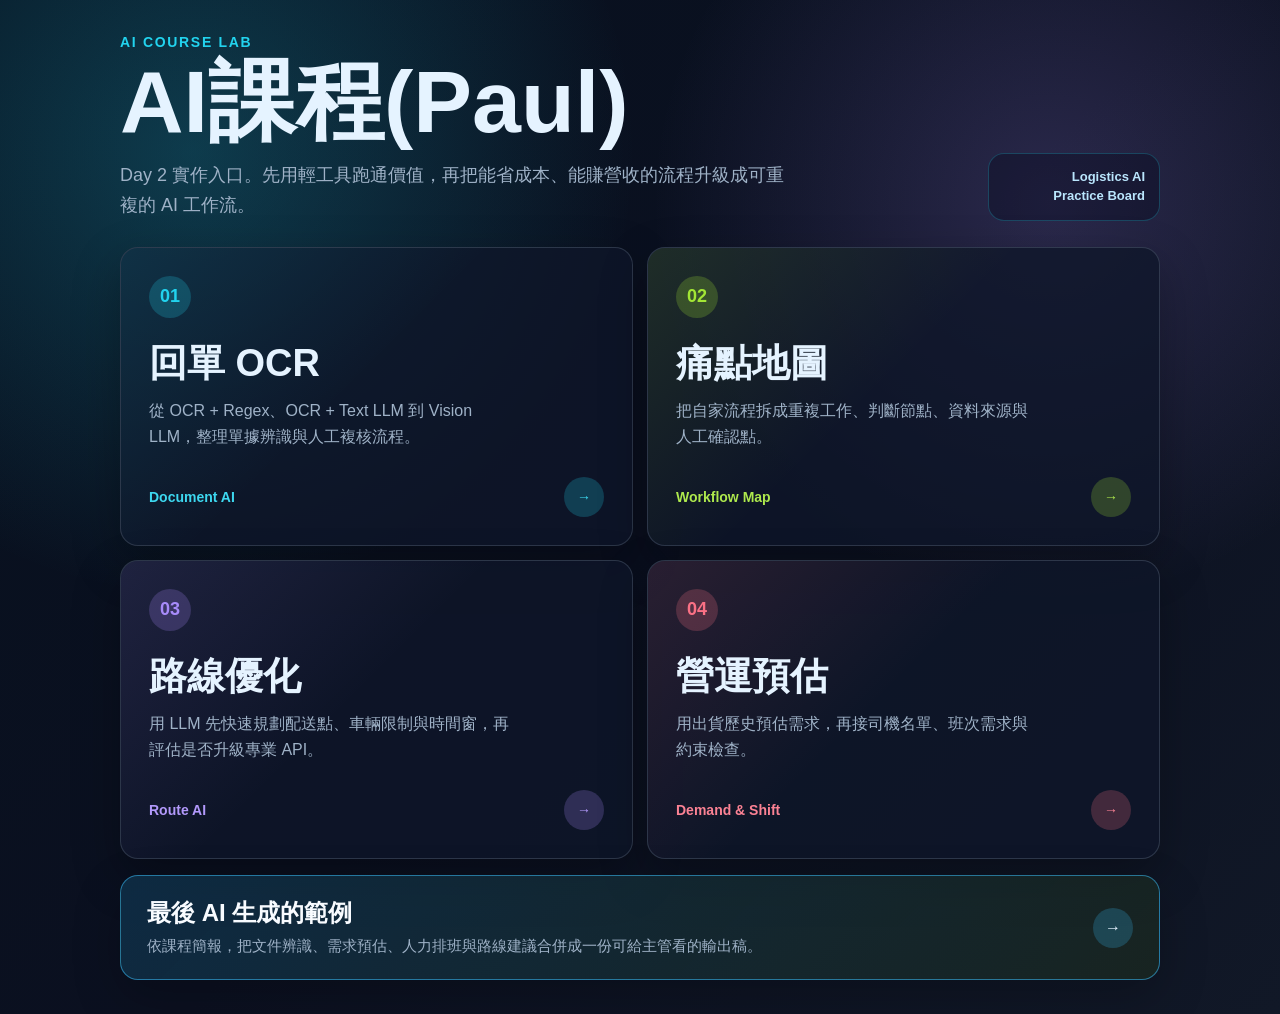
<file: index.html>
<!doctype html>
<html lang="zh-Hant">
<head>
  <meta charset="utf-8">
  <meta name="viewport" content="width=device-width, initial-scale=1">
  <title>AI課程(Paul)</title>
  <link rel="icon" href="favicon.svg" type="image/svg+xml">
  <style>
    :root {
      color-scheme: dark;
      --bg: #07111f;
      --panel: rgba(15, 23, 42, 0.78);
      --line: rgba(148, 163, 184, 0.24);
      --text: #e5f3ff;
      --muted: #9fb2c7;
      --cyan: #22d3ee;
      --lime: #a3e635;
      --violet: #a78bfa;
      --pink: #fb7185;
    }

    * {
      box-sizing: border-box;
    }

    html,
    body {
      min-height: 100%;
      margin: 0;
    }

    body {
      display: grid;
      place-items: center;
      background:
        radial-gradient(circle at 15% 15%, rgba(34, 211, 238, 0.22), transparent 32%),
        radial-gradient(circle at 82% 20%, rgba(167, 139, 250, 0.2), transparent 30%),
        linear-gradient(135deg, #07111f 0%, #0b1020 52%, #111827 100%);
      color: var(--text);
      font-family: Arial, Helvetica, sans-serif;
      padding: 34px 18px;
    }

    main {
      width: min(1040px, 100%);
    }

    header {
      display: flex;
      align-items: end;
      justify-content: space-between;
      gap: 26px;
      margin-bottom: 26px;
    }

    .eyebrow {
      margin: 0 0 10px;
      color: var(--cyan);
      font-size: 14px;
      font-weight: 700;
      letter-spacing: 0.12em;
      text-transform: uppercase;
    }

    h1 {
      margin: 0;
      font-size: clamp(42px, 8vw, 88px);
      line-height: 0.95;
      letter-spacing: 0;
    }

    .subtitle {
      max-width: 680px;
      margin: 16px 0 0;
      color: var(--muted);
      font-size: 18px;
      line-height: 1.7;
    }

    .status {
      flex: 0 0 auto;
      width: 172px;
      padding: 14px;
      border: 1px solid rgba(34, 211, 238, 0.24);
      border-radius: 16px;
      background: rgba(2, 6, 23, 0.32);
      color: #bae6fd;
      font-size: 13px;
      font-weight: 800;
      line-height: 1.45;
      text-align: right;
    }

    .board {
      display: grid;
      grid-template-columns: repeat(2, minmax(0, 1fr));
      gap: 14px;
    }

    .tile {
      position: relative;
      min-height: 230px;
      display: flex;
      flex-direction: column;
      justify-content: space-between;
      overflow: hidden;
      padding: 28px;
      border: 1px solid var(--line);
      border-radius: 18px;
      background: var(--panel);
      color: inherit;
      text-decoration: none;
      box-shadow: 0 18px 48px rgba(0, 0, 0, 0.28);
      transform: translateY(0);
      transition: transform 180ms ease, border-color 180ms ease, background 180ms ease, box-shadow 180ms ease;
      -webkit-tap-highlight-color: transparent;
    }

    .tile::before {
      content: "";
      position: absolute;
      inset: -1px;
      background: linear-gradient(135deg, var(--accent), transparent 46%);
      opacity: 0.12;
      transition: opacity 180ms ease;
    }

    .tile:hover,
    .tile:focus-visible {
      transform: translateY(-8px);
      border-color: color-mix(in srgb, var(--accent), white 20%);
      background: rgba(15, 23, 42, 0.94);
      box-shadow: 0 28px 70px rgba(0, 0, 0, 0.38), 0 0 34px color-mix(in srgb, var(--accent), transparent 58%);
      outline: none;
    }

    .tile:hover::before,
    .tile:focus-visible::before {
      opacity: 0.28;
    }

    .tile:nth-child(1) {
      --accent: var(--cyan);
    }

    .tile:nth-child(2) {
      --accent: var(--lime);
    }

    .tile:nth-child(3) {
      --accent: var(--violet);
    }

    .tile:nth-child(4) {
      --accent: var(--pink);
    }

    .tile-content,
    .tile-footer {
      position: relative;
      z-index: 1;
    }

    .tile-number {
      display: inline-grid;
      width: 42px;
      height: 42px;
      place-items: center;
      margin-bottom: 24px;
      border-radius: 50%;
      background: color-mix(in srgb, var(--accent), transparent 78%);
      color: var(--accent);
      font-size: 18px;
      font-weight: 800;
    }

    h2 {
      margin: 0;
      font-size: clamp(25px, 3vw, 38px);
      line-height: 1.12;
      letter-spacing: 0;
    }

    .tile p {
      max-width: 360px;
      margin: 14px 0 0;
      color: var(--muted);
      font-size: 16px;
      line-height: 1.58;
    }

    .tile-footer {
      display: flex;
      align-items: center;
      justify-content: space-between;
      gap: 18px;
      margin-top: 28px;
      color: color-mix(in srgb, var(--accent), white 12%);
      font-size: 14px;
      font-weight: 800;
    }

    .arrow {
      display: grid;
      width: 40px;
      height: 40px;
      place-items: center;
      border-radius: 50%;
      background: color-mix(in srgb, var(--accent), transparent 78%);
      transition: transform 180ms ease, background 180ms ease;
    }

    .tile:hover .arrow,
    .tile:focus-visible .arrow {
      transform: translateX(4px);
      background: color-mix(in srgb, var(--accent), transparent 58%);
    }

    .final-link {
      --accent: #38bdf8;
      position: relative;
      display: flex;
      align-items: center;
      justify-content: space-between;
      gap: 18px;
      overflow: hidden;
      margin-top: 16px;
      padding: 22px 26px;
      border: 1px solid color-mix(in srgb, var(--accent), transparent 46%);
      border-radius: 18px;
      background:
        linear-gradient(135deg, rgba(56, 189, 248, 0.18), rgba(163, 230, 53, 0.1)),
        rgba(2, 6, 23, 0.48);
      color: inherit;
      text-decoration: none;
      box-shadow: 0 18px 48px rgba(0, 0, 0, 0.22);
      transition: transform 180ms ease, border-color 180ms ease, filter 180ms ease;
    }

    .final-link:hover,
    .final-link:focus-visible {
      transform: translateY(-6px);
      border-color: var(--accent);
      filter: brightness(1.08);
      outline: none;
    }

    .final-copy strong {
      display: block;
      color: #f8fbff;
      font-size: 24px;
      line-height: 1.25;
    }

    .final-copy span {
      display: block;
      margin-top: 6px;
      color: var(--muted);
      font-size: 15px;
      line-height: 1.55;
    }

    @media (max-width: 720px) {
      body {
        place-items: start center;
        padding: 22px 14px;
      }

      header {
        display: block;
        margin-bottom: 18px;
      }

      .eyebrow {
        margin-bottom: 8px;
        font-size: 12px;
      }

      h1 {
        font-size: 44px;
      }

      .subtitle {
        margin-top: 12px;
        font-size: 15px;
        line-height: 1.58;
      }

      .status {
        width: 100%;
        margin-top: 14px;
        padding: 11px 12px;
        text-align: left;
        font-size: 12px;
      }

      .board {
        grid-template-columns: repeat(2, minmax(0, 1fr));
        gap: 10px;
      }

      .tile {
        min-height: 178px;
        padding: 15px;
        border-radius: 16px;
        box-shadow: 0 14px 34px rgba(0, 0, 0, 0.24);
      }

      .tile:hover,
      .tile:focus-visible {
        transform: translateY(-4px);
      }

      .tile-number {
        width: 32px;
        height: 32px;
        margin-bottom: 14px;
        font-size: 14px;
      }

      h2 {
        font-size: 22px;
      }

      .tile p {
        margin-top: 8px;
        font-size: 13px;
        line-height: 1.42;
      }

      .tile-footer {
        margin-top: 14px;
        gap: 10px;
        font-size: 11px;
      }

      .arrow {
        width: 30px;
        height: 30px;
      }

      .final-link {
        align-items: flex-start;
        padding: 16px;
      }

      .final-copy strong {
        font-size: 19px;
      }

      .final-copy span {
        font-size: 13px;
      }
    }

    @media (max-width: 360px) {
      .tile {
        min-height: 164px;
        padding: 13px;
      }

      h1 {
        font-size: 39px;
      }

      h2 {
        font-size: 20px;
      }

      .tile p {
        font-size: 12px;
      }
    }
  </style>
</head>
<body>
  <main>
    <header>
      <div>
        <p class="eyebrow">AI Course Lab</p>
        <h1>AI課程(Paul)</h1>
        <p class="subtitle">Day 2 實作入口。先用輕工具跑通價值，再把能省成本、能賺營收的流程升級成可重複的 AI 工作流。</p>
      </div>
      <div class="status">Logistics AI<br>Practice Board</div>
    </header>

    <nav class="board" aria-label="AI course practice pages">
      <a class="tile" href="ocr.html">
        <div class="tile-content">
          <span class="tile-number">01</span>
          <h2>回單 OCR</h2>
          <p>從 OCR + Regex、OCR + Text LLM 到 Vision LLM，整理單據辨識與人工複核流程。</p>
        </div>
        <div class="tile-footer">
          <span>Document AI</span>
          <span class="arrow">→</span>
        </div>
      </a>

      <a class="tile" href="pain-map.html">
        <div class="tile-content">
          <span class="tile-number">02</span>
          <h2>痛點地圖</h2>
          <p>把自家流程拆成重複工作、判斷節點、資料來源與人工確認點。</p>
        </div>
        <div class="tile-footer">
          <span>Workflow Map</span>
          <span class="arrow">→</span>
        </div>
      </a>

      <a class="tile" href="route.html">
        <div class="tile-content">
          <span class="tile-number">03</span>
          <h2>路線優化</h2>
          <p>用 LLM 先快速規劃配送點、車輛限制與時間窗，再評估是否升級專業 API。</p>
        </div>
        <div class="tile-footer">
          <span>Route AI</span>
          <span class="arrow">→</span>
        </div>
      </a>

      <a class="tile" href="marketing.html">
        <div class="tile-content">
          <span class="tile-number">04</span>
          <h2>營運預估</h2>
          <p>用出貨歷史預估需求，再接司機名單、班次需求與約束檢查。</p>
        </div>
        <div class="tile-footer">
          <span>Demand & Shift</span>
          <span class="arrow">→</span>
        </div>
      </a>
    </nav>

    <a class="final-link" href="final-ai.html">
      <span class="final-copy">
        <strong>最後 AI 生成的範例</strong>
        <span>依課程簡報，把文件辨識、需求預估、人力排班與路線建議合併成一份可給主管看的輸出稿。</span>
      </span>
      <span class="arrow">→</span>
    </a>
  </main>
</body>
</html>
</file>
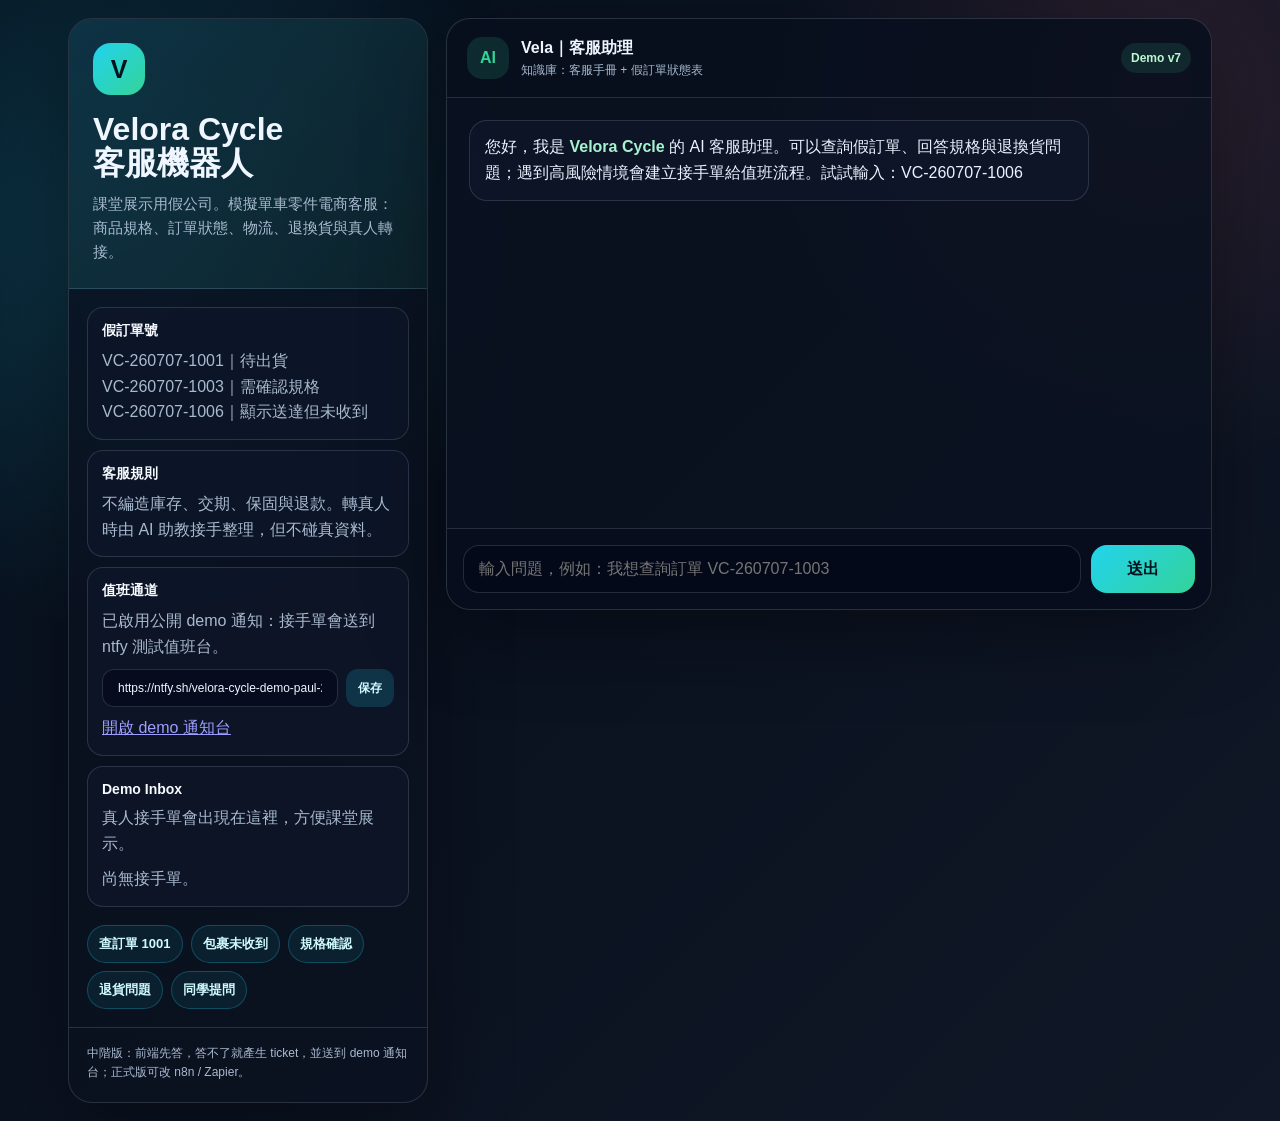
<file: customer-bot/index.html>
<!doctype html>
<html lang="zh-Hant">
<head>
  <meta charset="utf-8">
  <meta name="viewport" content="width=device-width, initial-scale=1">
  <meta http-equiv="refresh" content="0; url=../customer-bot.html">
  <title>Velora 客服機器人</title>
</head>
<body>
  <p><a href="../customer-bot.html">開啟 Velora 客服機器人</a></p>
</body>
</html>
</file>
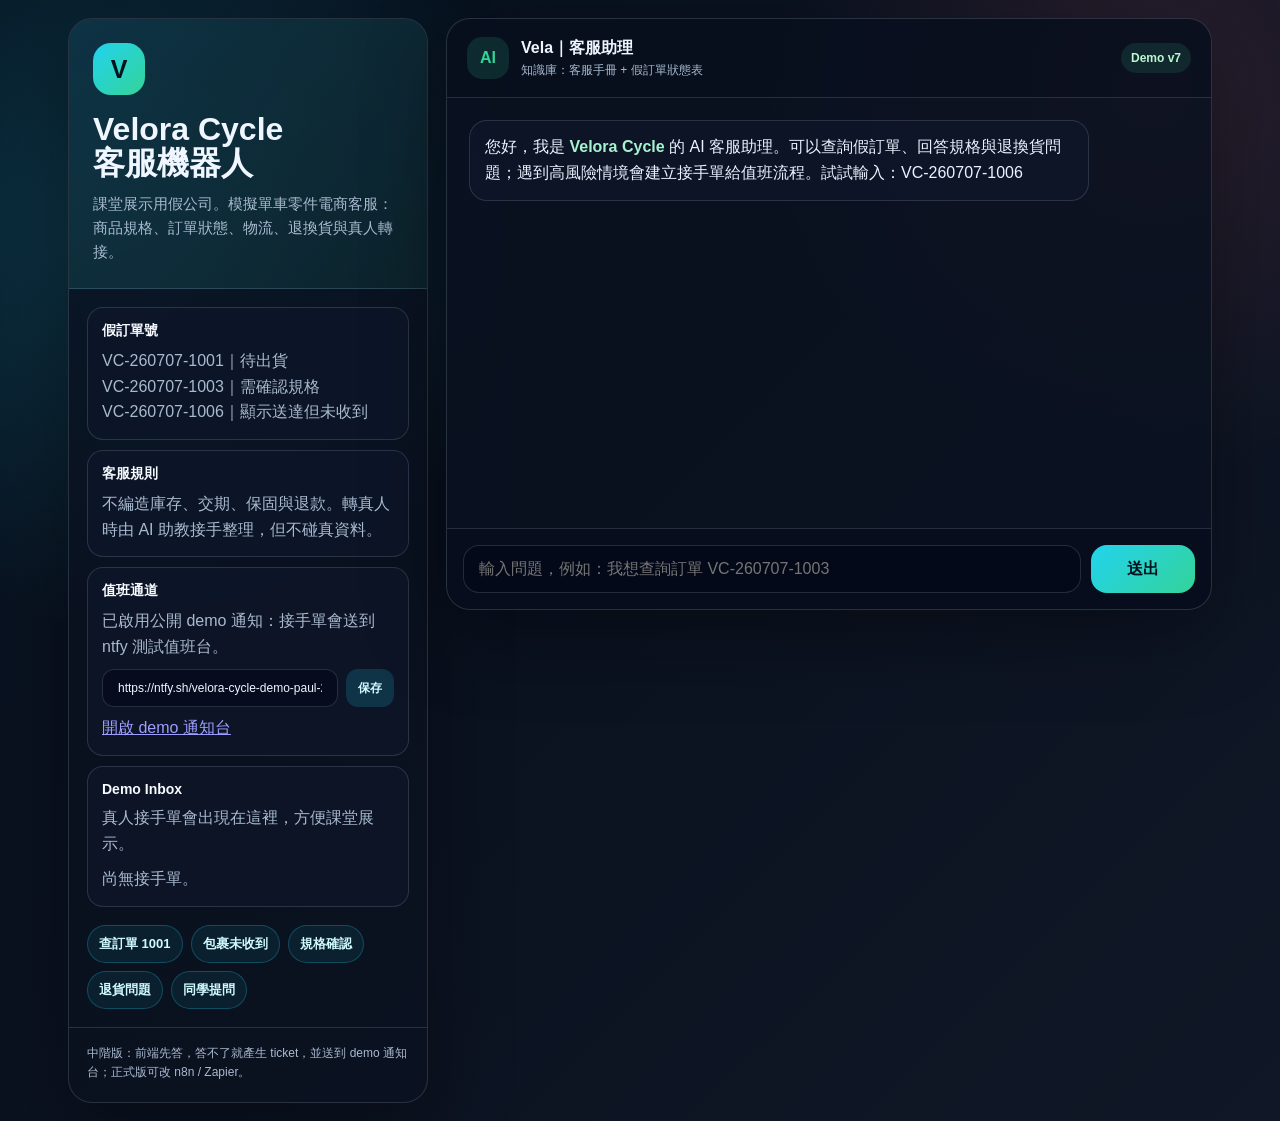
<file: customer-bot.html>
<!doctype html>
<html lang="zh-Hant">
<head>
  <meta charset="utf-8">
  <meta name="viewport" content="width=device-width, initial-scale=1">
  <title>Velora 客服機器人</title>
  <link rel="icon" href="favicon.svg" type="image/svg+xml">
  <style>
    :root {
      color-scheme: dark;
      --bg: #06111f;
      --ink: #eff6ff;
      --muted: #a9bad0;
      --line: rgba(148, 163, 184, .22);
      --panel: rgba(10, 18, 32, .82);
      --panel-2: rgba(15, 23, 42, .72);
      --cyan: #22d3ee;
      --green: #34d399;
      --amber: #fbbf24;
      --pink: #fb7185;
    }

    * { box-sizing: border-box; }

    html, body {
      min-height: 100%;
      margin: 0;
    }

    body {
      min-height: 100vh;
      background:
        radial-gradient(circle at 10% 20%, rgba(34, 211, 238, .18), transparent 28%),
        radial-gradient(circle at 90% 8%, rgba(251, 113, 133, .13), transparent 25%),
        linear-gradient(135deg, #06111f 0%, #0b1220 52%, #101827 100%);
      color: var(--ink);
      font-family: Arial, Helvetica, sans-serif;
    }

    .shell {
      width: min(1180px, 100%);
      min-height: 100vh;
      display: grid;
      grid-template-columns: 360px minmax(0, 1fr);
      gap: 18px;
      margin: 0 auto;
      padding: 18px;
    }

    aside, .chat {
      border: 1px solid var(--line);
      border-radius: 24px;
      background: var(--panel);
      box-shadow: 0 24px 80px rgba(0, 0, 0, .35);
      overflow: hidden;
    }

    aside {
      display: flex;
      flex-direction: column;
      min-height: calc(100vh - 36px);
    }

    .brand {
      padding: 24px;
      background: linear-gradient(135deg, rgba(34, 211, 238, .16), rgba(52, 211, 153, .08));
      border-bottom: 1px solid var(--line);
    }

    .mark {
      width: 52px;
      height: 52px;
      display: grid;
      place-items: center;
      margin-bottom: 18px;
      border-radius: 18px;
      background: linear-gradient(135deg, var(--cyan), var(--green));
      color: #03111d;
      font-size: 25px;
      font-weight: 900;
    }

    h1 {
      margin: 0;
      font-size: 32px;
      line-height: 1.05;
      letter-spacing: 0;
    }

    .brand p, .small, .hint {
      color: var(--muted);
      line-height: 1.6;
    }

    .brand p {
      margin: 12px 0 0;
      font-size: 15px;
    }

    .cards {
      display: grid;
      gap: 10px;
      padding: 18px;
    }

    .card {
      padding: 14px;
      border: 1px solid var(--line);
      border-radius: 16px;
      background: var(--panel-2);
    }

    .card b {
      display: block;
      margin-bottom: 8px;
      color: #f8fbff;
      font-size: 14px;
    }

    .chips {
      display: flex;
      flex-wrap: wrap;
      gap: 8px;
      padding: 0 18px 18px;
    }

    button {
      border: 0;
      cursor: pointer;
      font: inherit;
    }

    .chip {
      padding: 9px 11px;
      border: 1px solid rgba(34, 211, 238, .25);
      border-radius: 999px;
      background: rgba(34, 211, 238, .08);
      color: #cffafe;
      font-size: 13px;
      font-weight: 700;
      transition: transform .16s ease, background .16s ease, border-color .16s ease;
    }

    .webhook-form {
      display: grid;
      grid-template-columns: 1fr auto;
      gap: 8px;
      margin-top: 10px;
    }

    .mini-input {
      min-height: 38px;
      border-radius: 12px;
      font-size: 12px;
    }

    .mini-button {
      padding: 0 12px;
      border-radius: 12px;
      background: rgba(34, 211, 238, .16);
      color: #cffafe;
      font-size: 12px;
      font-weight: 800;
    }

    .ticket-list {
      display: grid;
      gap: 8px;
      max-height: 170px;
      overflow-y: auto;
      margin-top: 10px;
    }

    .ticket {
      padding: 9px;
      border: 1px solid rgba(251, 191, 36, .22);
      border-radius: 12px;
      background: rgba(251, 191, 36, .08);
      color: #fde68a;
      font-size: 12px;
      line-height: 1.45;
    }

    .ticket[data-status="sent"] {
      border-color: rgba(52, 211, 153, .28);
      background: rgba(52, 211, 153, .1);
      color: #bbf7d0;
    }

    .ticket[data-status="failed"] {
      border-color: rgba(251, 113, 133, .32);
      background: rgba(251, 113, 133, .1);
      color: #fecdd3;
    }

    .chip:hover {
      transform: translateY(-2px);
      background: rgba(34, 211, 238, .16);
      border-color: rgba(34, 211, 238, .55);
    }

    .chat {
      align-self: start;
      min-height: auto;
      display: grid;
      grid-template-rows: auto minmax(300px, 430px) auto;
    }

    .topbar {
      display: flex;
      align-items: center;
      justify-content: space-between;
      gap: 12px;
      padding: 18px 20px;
      border-bottom: 1px solid var(--line);
      background: rgba(2, 6, 23, .2);
    }

    .agent {
      display: flex;
      align-items: center;
      gap: 12px;
      min-width: 0;
    }

    .avatar {
      width: 42px;
      height: 42px;
      display: grid;
      place-items: center;
      border-radius: 15px;
      background: rgba(52, 211, 153, .14);
      color: var(--green);
      font-weight: 900;
    }

    .agent b {
      display: block;
      font-size: 16px;
    }

    .agent span {
      display: block;
      margin-top: 3px;
      color: var(--muted);
      font-size: 12px;
    }

    .badge {
      flex: 0 0 auto;
      padding: 8px 10px;
      border-radius: 999px;
      background: rgba(52, 211, 153, .12);
      color: #bbf7d0;
      font-size: 12px;
      font-weight: 800;
    }

    .messages {
      overflow-y: auto;
      min-height: 300px;
      max-height: 430px;
      padding: 22px;
      scroll-behavior: smooth;
    }

    .msg {
      display: flex;
      margin-bottom: 14px;
    }

    .msg.user { justify-content: flex-end; }

    .bubble {
      max-width: min(620px, 88%);
      padding: 13px 15px;
      border: 1px solid var(--line);
      border-radius: 18px;
      background: rgba(15, 23, 42, .78);
      color: #eaf4ff;
      line-height: 1.65;
      white-space: pre-wrap;
    }

    .user .bubble {
      border-color: rgba(34, 211, 238, .32);
      background: linear-gradient(135deg, rgba(34, 211, 238, .22), rgba(59, 130, 246, .16));
    }

    .bot .bubble strong { color: #a7f3d0; }

    .handoff-loader {
      display: inline-flex;
      align-items: center;
      gap: 10px;
      color: #a7f3d0;
      font-weight: 800;
    }

    .funnel {
      position: relative;
      width: 34px;
      height: 28px;
      flex: 0 0 auto;
    }

    .funnel::before,
    .funnel::after {
      content: "";
      position: absolute;
      left: 4px;
      right: 4px;
      border-radius: 999px;
      background: linear-gradient(90deg, var(--cyan), var(--green));
      animation: funnelPulse 900ms ease-in-out infinite;
    }

    .funnel::before {
      top: 3px;
      height: 8px;
      clip-path: polygon(0 0, 100% 0, 68% 100%, 32% 100%);
    }

    .funnel::after {
      left: 13px;
      right: 13px;
      bottom: 3px;
      height: 14px;
      animation-delay: 160ms;
    }

    @keyframes funnelPulse {
      0%, 100% { opacity: .45; transform: translateY(0) scaleX(.92); }
      50% { opacity: 1; transform: translateY(2px) scaleX(1); }
    }

    .composer {
      display: grid;
      grid-template-columns: 1fr auto;
      gap: 10px;
      padding: 16px;
      border-top: 1px solid var(--line);
      background: rgba(2, 6, 23, .28);
    }

    input {
      width: 100%;
      min-height: 48px;
      padding: 0 15px;
      border: 1px solid var(--line);
      border-radius: 16px;
      background: rgba(2, 6, 23, .52);
      color: var(--ink);
      font: inherit;
      outline: none;
    }

    input:focus {
      border-color: rgba(34, 211, 238, .75);
      box-shadow: 0 0 0 4px rgba(34, 211, 238, .1);
    }

    .send {
      min-width: 104px;
      border-radius: 16px;
      background: linear-gradient(135deg, var(--cyan), var(--green));
      color: #03111d;
      font-weight: 900;
      transition: transform .16s ease, filter .16s ease;
    }

    .send:hover {
      transform: translateY(-2px);
      filter: brightness(1.08);
    }

    .hint {
      margin-top: auto;
      padding: 16px 18px 20px;
      border-top: 1px solid var(--line);
      font-size: 12px;
    }

    @media (max-width: 860px) {
      .shell {
        grid-template-columns: 1fr;
        padding: 10px;
      }

      aside, .chat {
        min-height: auto;
        border-radius: 20px;
      }

      .chat {
        grid-template-rows: auto minmax(260px, 52vh) auto;
      }

      .brand {
        padding: 20px;
      }

      h1 {
        font-size: 28px;
      }

      .messages {
        min-height: 260px;
        max-height: 52vh;
        padding: 16px;
      }
    }
  </style>
</head>
<body>
  <main class="shell">
    <aside>
      <section class="brand">
        <div class="mark">V</div>
        <h1>Velora Cycle<br>客服機器人</h1>
        <p>課堂展示用假公司。模擬單車零件電商客服：商品規格、訂單狀態、物流、退換貨與真人轉接。</p>
      </section>

      <section class="cards">
        <div class="card">
          <b>假訂單號</b>
          <div class="small">VC-260707-1001｜待出貨<br>VC-260707-1003｜需確認規格<br>VC-260707-1006｜顯示送達但未收到</div>
        </div>
        <div class="card">
          <b>客服規則</b>
          <div class="small">不編造庫存、交期、保固與退款。轉真人時由 AI 助教接手整理，但不碰真資料。</div>
        </div>
        <div class="card">
          <b>值班通道</b>
          <div class="small" id="webhookStatus">已啟用公開 demo 通知：接手單會送到 ntfy 測試值班台。</div>
          <div class="webhook-form">
            <input class="mini-input" id="webhookUrl" placeholder="可改貼 n8n / Zapier webhook URL">
            <button class="mini-button" id="saveWebhook" type="button">保存</button>
          </div>
          <div class="small" style="margin-top:8px">
            <a href="https://ntfy.sh/velora-cycle-demo-paul-20260707" target="_blank" rel="noreferrer">開啟 demo 通知台</a>
          </div>
        </div>
        <div class="card">
          <b>Demo Inbox</b>
          <div class="small">真人接手單會出現在這裡，方便課堂展示。</div>
          <div class="ticket-list" id="ticketList"></div>
        </div>
      </section>

      <section class="chips" aria-label="快速問題">
        <button class="chip" data-prompt="我想查詢訂單 VC-260707-1001">查訂單 1001</button>
        <button class="chip" data-prompt="VC-260707-1006 顯示送達但我沒收到">包裹未收到</button>
        <button class="chip" data-prompt="我不確定 Brompton 齒盤規格，要怎麼確認？">規格確認</button>
        <button class="chip" data-prompt="我買錯規格，可以退貨嗎？">退貨問題</button>
        <button class="chip" data-prompt="同學提問：這個客服機器人為什麼要上傳客服手冊？">同學提問</button>
      </section>

      <div class="hint">中階版：前端先答，答不了就產生 ticket，並送到 demo 通知台；正式版可改 n8n / Zapier。</div>
    </aside>

    <section class="chat" aria-label="客服聊天">
      <header class="topbar">
        <div class="agent">
          <div class="avatar">AI</div>
          <div>
            <b>Vela｜客服助理</b>
            <span>知識庫：客服手冊 + 假訂單狀態表</span>
          </div>
        </div>
        <div class="badge">Demo v7</div>
      </header>

      <div id="messages" class="messages"></div>

      <form id="composer" class="composer">
        <input id="input" autocomplete="off" placeholder="輸入問題，例如：我想查詢訂單 VC-260707-1003">
        <button class="send" type="submit">送出</button>
      </form>
    </section>
  </main>

  <script>
    const orders = {
      "VC-260707-1001": {
        status: "已付款，待出貨",
        logistics: "尚未交寄",
        reply: "訂單 VC-260707-1001 已付款，正在安排出貨，預計 1-2 個工作天內寄出。"
      },
      "VC-260707-1002": {
        status: "已出貨",
        logistics: "運送中",
        reply: "訂單 VC-260707-1002 已出貨，目前運送中；海外清關時間依當地海關為準。"
      },
      "VC-260707-1003": {
        status: "處理中，需人工確認",
        logistics: "暫停出貨",
        reply: "訂單 VC-260707-1003 需要確認零件規格。請提供車款年份、現有零件照片與想更換的位置，我會轉真人客服確認。"
      },
      "VC-260707-1006": {
        status: "已出貨",
        logistics: "物流顯示已送達",
        reply: "物流顯示 VC-260707-1006 已送達，但你未收到。這屬於查件情境，我會轉真人客服協助向物流確認。"
      }
    };

    let classQuestionCount = 0;
    let offDuty = false;
    let lastUserText = "";
    let lastTicket = null;
    let turnCount = 0;
    let assistedMode = false;
    const defaultWebhookUrl = "https://ntfy.sh/velora-cycle-demo-paul-20260707";
    const messages = document.querySelector("#messages");
    const input = document.querySelector("#input");
    const form = document.querySelector("#composer");
    const webhookInput = document.querySelector("#webhookUrl");
    const webhookStatus = document.querySelector("#webhookStatus");
    const saveWebhook = document.querySelector("#saveWebhook");
    const ticketList = document.querySelector("#ticketList");

    function addMessage(role, text) {
      const wrap = document.createElement("div");
      wrap.className = `msg ${role}`;
      const bubble = document.createElement("div");
      bubble.className = "bubble";
      bubble.innerHTML = text;
      wrap.appendChild(bubble);
      messages.appendChild(wrap);
      messages.scrollTop = messages.scrollHeight;
      return wrap;
    }

    function answer(text) {
      if (offDuty) {
        return "客服小助理已經下班充電中。這頁還能看流程，但新的課堂提問請交給 Paul 或老師接棒。";
      }

      const normalized = text.toUpperCase();
      if (turnCount >= 2 && isHumanFrustration(text)) {
        return handoff("我看得出來你不是要再聽模板。我先幫你開接手單，保留前面的對話脈絡；你不用重講一次。若方便，再補訂單號、照片或物流截圖。");
      }
      if (assistedMode && !isClassQuestion(text)) {
        return assistedAnswer(text);
      }
      if (isHumanRequest(text)) {
        return handoff("我先幫你接到真人客服流程。請提供：訂單號、收件姓名、問題摘要，以及照片或物流截圖。");
      }
      if (isConfusedFollowUp(text)) {
        return lastTicket
          ? `我知道你在問進度。剛剛已建立接手單：${lastTicket.id}。\n狀態會在左側 Demo Inbox 顯示；如果是「已送出通知」，代表已送到 demo 通知台，等待真人處理。\n\n你現在不用重複描述問題，補上訂單號或照片即可。`
          : "我可能沒有說清楚。請直接描述問題，或輸入「找真人」，我會建立接手單。";
      }
      if (isComplaint(text)) {
        return handoff("很抱歉讓你有這樣的體驗，我先幫你建立客訴接手單。請先保留商品、包裝與照片，不需要重複說明；真人客服會依你剛才的留言優先確認。若方便，請再補上訂單號或購買姓名。");
      }
      const orderId = Object.keys(orders).find(id => normalized.includes(id));
      if (orderId) {
        const order = orders[orderId];
        if (/未收到|遺失|投訴|退款|補償|瑕疵|故障|取消|更改地址|真人|客服/i.test(text) || orderId === "VC-260707-1006" || orderId === "VC-260707-1003") {
          return handoff(`${order.reply}\n\n我先接到真人客服流程。請提供：訂單號、收件姓名、問題照片或物流截圖。我會整理重點給客服確認。`);
        }
        return `<strong>${order.status}</strong>\n${order.reply}\n\n下一步：若要更改地址、取消或申訴，請提供收件姓名與聯絡方式，我會轉真人客服。`;
      }
      if (/同學|課堂|為什麼|怎麼做|notebooklm|客服手冊|知識庫|轉真人|gpt/i.test(text)) {
        return classAnswer(text);
      }
      if (/齒盤|BCD|規格|相容|BROMPTON|車款/i.test(text)) {
        return handoff("請先確認車款年份、BCD 規格、齒數、曲柄品牌與鏈條速別。若不確定，請提供現有零件正反面照片，我會轉真人客服判斷。");
      }
      if (/退|換|退款|買錯/i.test(text)) {
        return handoff("未安裝、未使用、包裝與配件完整時，可申請退貨。若已有安裝痕跡、刮痕、缺件或客製品，需由真人客服確認。");
      }
      if (/關稅|海外|清關|稅/i.test(text)) {
        return "海外訂單可能產生關稅、進口稅或清關費，通常由買家依當地規定負擔。實際金額需以海關或物流通知為準。";
      }
      if (/沒收到|遺失|送達/i.test(text)) {
        return handoff("包裹顯示送達但未收到屬於物流查件情境。請提供訂單號與收件姓名，我會轉真人客服協助查詢。");
      }
      return templateAnswer(text);
    }

    function templateAnswer(text) {
      return turnCount <= 2
        ? "我可以協助查詢訂單、商品規格、出貨、退換貨與海外物流。請提供訂單號，或描述你想確認的零件與車款。"
        : "我還在，不是重開一個機器人。若你要我接手處理，直接說「找老板 / 找真人 / 這不對」，我會把前面脈絡一起建單。";
    }

    function handoff(message) {
      const ticket = createTicket(message);
      lastTicket = ticket;
      assistedMode = true;
      sendTicket(ticket);
      const status = "已建立接手單，並送到 demo 通知台。";
      return `<strong>我在，幫你接住這件事</strong>\n剛才先照客服流程收資料；不是換人，也不是重開對話。\n\n${message}\n\n${status}\n接手單：${ticket.id}\n\n界線提醒：這是課堂假資料 demo，我不會透露公司機密、真實訂單、成本、後台流程或私人資料，也不會承諾已退款或已補寄。`;
    }

    function assistedAnswer(text) {
      if (lastTicket && isConfusedFollowUp(text)) {
        return `我懂，剛剛那段如果看起來像機器話術，先幫它翻成人話：\n\n我一直在，前面只是先照客服流程收資料。\n我已經幫你開單：${lastTicket.id}\n狀態看左側 Demo Inbox；顯示「已送出通知」就是已經丟到 demo 值班台。\n\n你現在不用再重打一遍，補訂單號、照片或物流截圖就好。`;
      }
      if (lastTicket && /等多久|多久|進度|處理/i.test(text)) {
        return `這張 ${lastTicket.id} 已經在等待真人處理。Demo 版不保證 SLA；正式版會接 n8n/Zapier 設定提醒與逾時升級。先別急著破門，我幫你把門鈴按下去了。`;
      }
      if (/有人|回話|回覆|回應|收到|值班|在線|來了嗎|看到嗎|接了嗎/i.test(text)) {
        return lastTicket
          ? `有沒有「真人已回覆」，要看值班通知台；我這邊能確定的是：${lastTicket.id} 已送出通知。\n\n我不是要騙你說老闆本人已經坐下來打字。現在狀態是：我在前台接著你，通知台已響，等值班端回。`
          : "目前還沒有接手單。你如果要找人，我會先建單並送到值班通知台。";
      }
      if (/你是誰|誰|真人還是|是人|是ai|ai嗎|機器人|人嗎/i.test(text)) {
        return lastTicket
          ? `我是 Vela，前面先照客服 SOP 裝乖的那位。現在我不裝了：我不是假裝真人，也不是公司老闆本人；我已經把你的狀況丟到值班通知台，接手單是 ${lastTicket.id}。\n\n你要找真的人，我能做的正確動作就是：保留脈絡、建單、通知、不要亂承諾。`
          : "我是 Vela，先照客服 SOP 幫你收資料。若你要找真人，我會建立接手單並通知值班台，但不會假裝自己是老闆。";
      }
      if (/真的|到底|還|不是|又|模板|話術/i.test(text)) {
        return lastTicket
          ? `你說得對，剛剛如果聽起來像話術，那就太糟。我重新講一次：${lastTicket.id} 已送到 demo 通知台；這頁不會變出一個真人站在旁邊，但已經把門鈴按出去。\n\n下一步不是叫你重填，是等值班端看 ticket；你補資料只是讓他少問一輪。`
          : "我懂，你不是想聽話術。你如果要升級處理，我會建接手單並通知值班台。";
      }
      if (lastTicket && /訂單|照片|截圖|姓名/i.test(text)) {
        return `收到，我會把這些補充併到 ${lastTicket.id} 的接手脈絡裡。Demo 版不保存真個資；正式版才會寫進客服系統。`;
      }
      return lastTicket
        ? `我在前台接著你，不再丟一般 FAQ 模板。\n\n目前能確認的是：${lastTicket.id} 已建立，通知已送出。真正的人是否已回覆，要看值班台；我不會假裝有人已經回你。`
        : "我在。你可以直接說問題，若涉及客訴、物流、退款或規格不確定，我會切到接手模式。";
    }

    function classAnswer(text) {
      classQuestionCount += 1;
      if (classQuestionCount >= 5) {
        offDuty = true;
        return "第 5 題收到。客服小助理今天的課堂體驗額度用完啦，我先去喝水充電，後續請找 Paul 或老師接棒。";
      }
      if (/客服手冊|知識庫|notebooklm/i.test(text)) {
        return `第 ${classQuestionCount}/5 題：客服手冊是 AI 的依據。NotebookLM 先把公司資料整理成 PDF，GPT 再用它回答，才不會靠想像亂講。`;
      }
      if (/轉真人/i.test(text)) {
        return `第 ${classQuestionCount}/5 題：轉真人不是失敗，是風險控管。退款、物流遺失、保固、安全疑慮都需要真人確認。`;
      }
      if (/gpt|機器人/i.test(text)) {
        return `第 ${classQuestionCount}/5 題：這個 demo 模擬 GPT 客服流程；正式版可接 GPT API、n8n、CRM 或訂單系統。`;
      }
      return `第 ${classQuestionCount}/5 題：我只回答和本客服機器人 demo 有關的問題，不聊天南地北，也不幫寫程式。`;
    }

    function ask(text) {
      turnCount += 1;
      lastUserText = text;
      addMessage("user", text);
      if (needsHandoff(text)) {
        const pending = addMessage("bot", `<span class="handoff-loader"><span class="funnel"></span>正在建立接手單...</span>`);
        window.setTimeout(() => {
          pending.remove();
          addMessage("bot", answer(text));
        }, 850);
        return;
      }
      window.setTimeout(() => addMessage("bot", answer(text)), 260);
    }

    function needsHandoff(text) {
      const normalized = text.toUpperCase();
      const orderId = Object.keys(orders).find(id => normalized.includes(id));
      return isHumanRequest(text)
        || /未收到|遺失|投訴|退款|補償|瑕疵|故障|取消|更改地址|齒盤|BCD|規格|相容|BROMPTON|車款|退|換|買錯|送達/i.test(text)
        || isComplaint(text)
        || orderId === "VC-260707-1006"
        || orderId === "VC-260707-1003";
    }

    function isHumanRequest(text) {
      return /真人|人工|客服人員|找人|叫人|轉接|接手|老闆|老板|主管|經理|負責人|上級|manager|boss|supervisor|human|agent/i.test(text);
    }

    function isHumanFrustration(text) {
      return isHumanRequest(text) || isComplaint(text) || isConfusedFollowUp(text) || /不對|不是|別鬧|算了|夠了|你不懂|聽不懂|又來|一直|鬼打牆|模板|機器人/i.test(text);
    }

    function isComplaint(text) {
      return /爛|壞|氣死|火大|爆炸|垃圾|騙|客訴|投訴|糟糕|失望|不爽|太扯|破門|fuck|shit|angry|terrible|awful/i.test(text);
    }

    function isConfusedFollowUp(text) {
      return /^\s*[?？!！.。…\s]{2,}\s*$/.test(text) || /什麼意思|看不懂|所以呢|然後呢|蛤|啥|what|why/i.test(text);
    }

    function isClassQuestion(text) {
      return /同學|課堂|notebooklm|客服手冊|知識庫|gpt|demo|怎麼做|為什麼/i.test(text);
    }

    function createTicket(message) {
      const id = `TICKET-${new Date().toISOString().slice(0, 10).replaceAll("-", "")}-${String(Date.now()).slice(-5)}`;
      return {
        id,
        source: "Velora Cycle demo",
        customerMessage: lastUserText,
        handoffMessage: message.replace(/<[^>]*>/g, ""),
        riskLevel: "needs-human-review",
        createdAt: new Date().toISOString(),
        privacy: "demo-only-no-real-customer-data"
      };
    }

    async function sendTicket(ticket) {
      saveTicket(ticket, "local");
      const url = localStorage.getItem("veloraWebhookUrl") || defaultWebhookUrl;
      try {
        await fetch(url, {
          method: "POST",
          headers: {
            "Content-Type": "text/plain;charset=utf-8",
            "Title": `Velora demo handoff ${ticket.id}`,
            "Tags": "telephone_receiver,robot"
          },
          body: [
            `Velora demo handoff ticket: ${ticket.id}`,
            `Customer message: ${ticket.customerMessage}`,
            `Suggested next step: ${ticket.handoffMessage}`,
            `Created: ${ticket.createdAt}`,
            `Privacy: ${ticket.privacy}`
          ].join("\n")
        });
        saveTicket(ticket, "sent");
      } catch {
        saveTicket(ticket, "failed");
      }
    }

    function saveTicket(ticket, status) {
      const tickets = JSON.parse(localStorage.getItem("veloraTickets") || "[]");
      const next = [{ ...ticket, status }, ...tickets.filter(item => item.id !== ticket.id)].slice(0, 8);
      localStorage.setItem("veloraTickets", JSON.stringify(next));
      renderTickets();
    }

    function renderTickets() {
      const tickets = JSON.parse(localStorage.getItem("veloraTickets") || "[]");
      ticketList.innerHTML = tickets.length
        ? tickets.map(ticket => `<div class="ticket" data-status="${ticket.status}"><b>${ticket.id}</b>｜${statusLabel(ticket.status)}<br>${escapeHtml(ticket.customerMessage)}</div>`).join("")
        : `<div class="small">尚無接手單。</div>`;
    }

    function statusLabel(status) {
      return {
        local: "只存在本機，未通知真人",
        sent: "已送出通知",
        failed: "通知失敗"
      }[status] || status;
    }

    function escapeHtml(text) {
      return String(text).replace(/[&<>"']/g, char => ({
        "&": "&amp;",
        "<": "&lt;",
        ">": "&gt;",
        "\"": "&quot;",
        "'": "&#039;"
      }[char]));
    }

    function loadWebhook() {
      const url = localStorage.getItem("veloraWebhookUrl") || defaultWebhookUrl;
      webhookInput.value = url;
      webhookStatus.textContent = url === defaultWebhookUrl
        ? "已啟用公開 demo 通知：接手單會送到 ntfy 測試值班台。"
        : "已設定自訂 webhook：接手單會 POST 到值班流程。";
    }

    form.addEventListener("submit", event => {
      event.preventDefault();
      const text = input.value.trim();
      if (!text) return;
      input.value = "";
      ask(text);
    });

    saveWebhook.addEventListener("click", () => {
      const url = webhookInput.value.trim();
      if (url && !/^https:\/\//i.test(url)) {
        webhookStatus.textContent = "請使用 https:// 開頭的 webhook URL。";
        return;
      }
      localStorage.setItem("veloraWebhookUrl", url);
      loadWebhook();
    });

    document.querySelectorAll("[data-prompt]").forEach(button => {
      button.addEventListener("click", () => ask(button.dataset.prompt));
    });

    loadWebhook();
    renderTickets();
    addMessage("bot", "您好，我是 <strong>Velora Cycle</strong> 的 AI 客服助理。可以查詢假訂單、回答規格與退換貨問題；遇到高風險情境會建立接手單給值班流程。試試輸入：VC-260707-1006");
  </script>
</body>
</html>
</file>
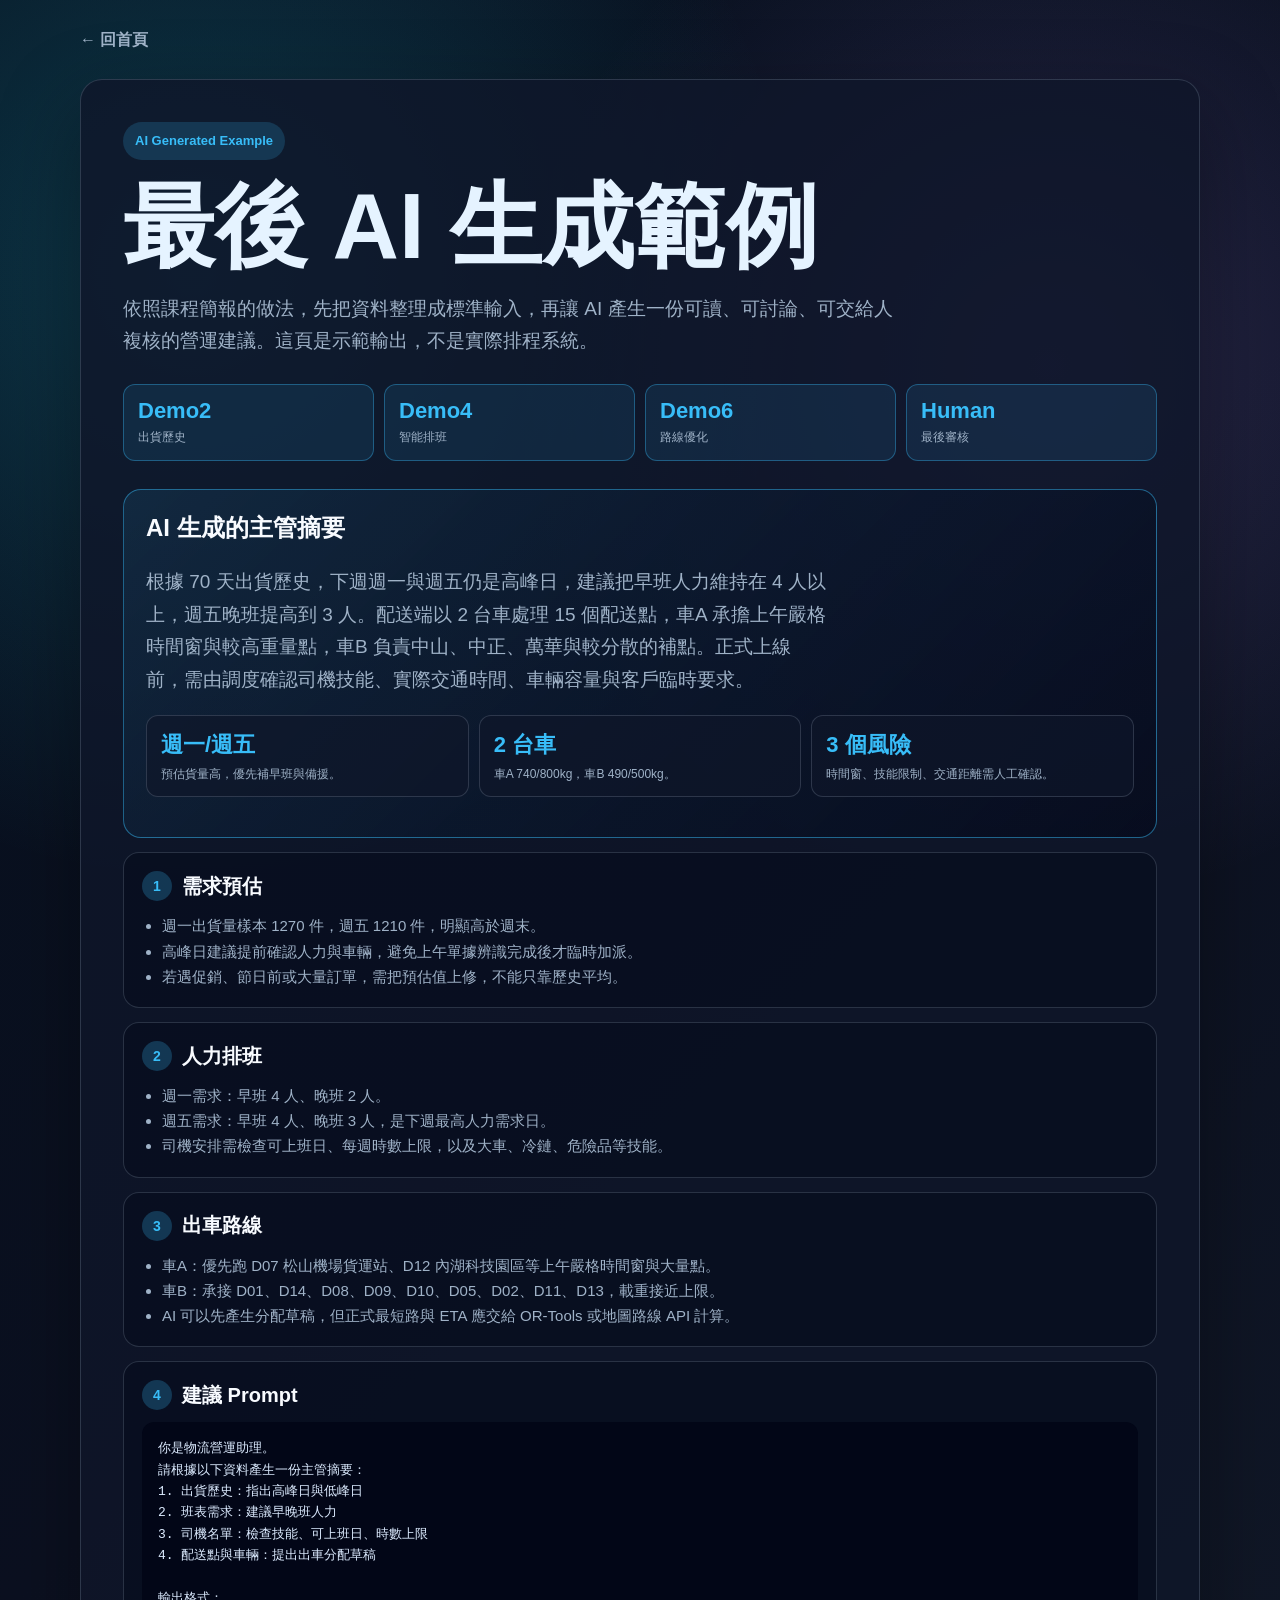
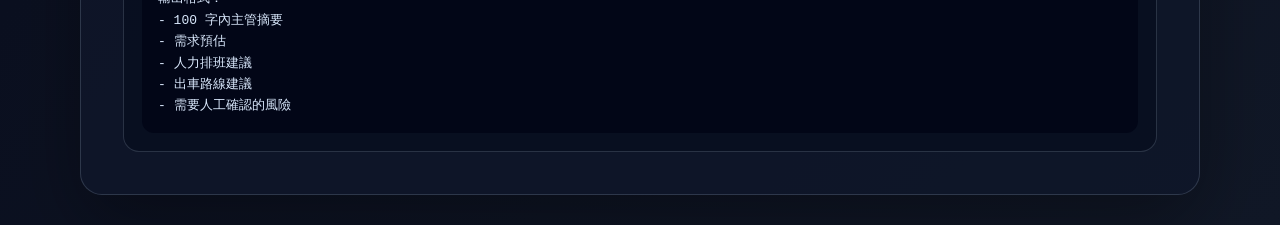
<file: final-ai.html>
<!doctype html>
<html lang="zh-Hant">
<head>
  <meta charset="utf-8">
  <meta name="viewport" content="width=device-width, initial-scale=1">
  <title>最後 AI 生成範例｜AI課程(Paul)</title>
  <link rel="icon" href="favicon.svg" type="image/svg+xml">
  <link rel="stylesheet" href="practice.css">
  <style>
    .report {
      display: grid;
      gap: 14px;
      margin-top: 28px;
    }

    .report-card {
      border: 1px solid var(--line);
      border-radius: 16px;
      background: rgba(2, 6, 23, 0.38);
      padding: 18px;
    }

    .report-card h2 {
      display: flex;
      align-items: center;
      gap: 10px;
      margin: 0 0 12px;
      color: #f8fbff;
      font-size: 20px;
    }

    .badge {
      display: inline-grid;
      width: 30px;
      height: 30px;
      place-items: center;
      border-radius: 50%;
      background: color-mix(in srgb, var(--accent), transparent 76%);
      color: var(--accent);
      font-size: 14px;
      font-weight: 900;
    }

    .report-card p,
    .report-card li {
      color: var(--muted);
      font-size: 15px;
      line-height: 1.68;
    }

    .report-card p {
      max-width: none;
      margin: 0;
    }

    .report-card ul {
      margin: 0;
      padding-left: 20px;
    }

    .output-box {
      border: 1px solid color-mix(in srgb, var(--accent), transparent 52%);
      border-radius: 18px;
      background:
        linear-gradient(135deg, color-mix(in srgb, var(--accent), transparent 90%), rgba(2, 6, 23, 0.54));
      padding: 22px;
    }

    .output-box h2 {
      margin: 0 0 16px;
      color: #f8fbff;
      font-size: 24px;
    }

    .summary-grid {
      display: grid;
      grid-template-columns: repeat(3, minmax(0, 1fr));
      gap: 10px;
      margin: 18px 0;
    }

    .summary-item {
      padding: 14px;
      border-radius: 12px;
      background: rgba(15, 23, 42, 0.68);
      border: 1px solid var(--line);
    }

    .summary-item b {
      display: block;
      color: var(--accent);
      font-size: 22px;
    }

    .summary-item span {
      display: block;
      margin-top: 6px;
      color: var(--muted);
      font-size: 12px;
      line-height: 1.4;
    }

    @media (max-width: 700px) {
      .summary-grid {
        grid-template-columns: 1fr;
      }
    }
  </style>
</head>
<body>
  <main>
    <a class="back" href="index.html">← 回首頁</a>
    <section class="page" style="--accent:#38bdf8">
      <p class="tag">AI Generated Example</p>
      <h1>最後 AI 生成範例</h1>
      <p class="hero-copy">依照課程簡報的做法，先把資料整理成標準輸入，再讓 AI 產生一份可讀、可討論、可交給人複核的營運建議。這頁是示範輸出，不是實際排程系統。</p>

      <div class="metric-row">
        <div class="metric"><strong>Demo2</strong><span>出貨歷史</span></div>
        <div class="metric"><strong>Demo4</strong><span>智能排班</span></div>
        <div class="metric"><strong>Demo6</strong><span>路線優化</span></div>
        <div class="metric"><strong>Human</strong><span>最後審核</span></div>
      </div>

      <div class="report">
        <div class="output-box">
          <h2>AI 生成的主管摘要</h2>
          <p>根據 70 天出貨歷史，下週週一與週五仍是高峰日，建議把早班人力維持在 4 人以上，週五晚班提高到 3 人。配送端以 2 台車處理 15 個配送點，車A 承擔上午嚴格時間窗與較高重量點，車B 負責中山、中正、萬華與較分散的補點。正式上線前，需由調度確認司機技能、實際交通時間、車輛容量與客戶臨時要求。</p>

          <div class="summary-grid">
            <div class="summary-item"><b>週一/週五</b><span>預估貨量高，優先補早班與備援。</span></div>
            <div class="summary-item"><b>2 台車</b><span>車A 740/800kg，車B 490/500kg。</span></div>
            <div class="summary-item"><b>3 個風險</b><span>時間窗、技能限制、交通距離需人工確認。</span></div>
          </div>
        </div>

        <div class="report-card">
          <h2><span class="badge">1</span>需求預估</h2>
          <ul>
            <li>週一出貨量樣本 1270 件，週五 1210 件，明顯高於週末。</li>
            <li>高峰日建議提前確認人力與車輛，避免上午單據辨識完成後才臨時加派。</li>
            <li>若遇促銷、節日前或大量訂單，需把預估值上修，不能只靠歷史平均。</li>
          </ul>
        </div>

        <div class="report-card">
          <h2><span class="badge">2</span>人力排班</h2>
          <ul>
            <li>週一需求：早班 4 人、晚班 2 人。</li>
            <li>週五需求：早班 4 人、晚班 3 人，是下週最高人力需求日。</li>
            <li>司機安排需檢查可上班日、每週時數上限，以及大車、冷鏈、危險品等技能。</li>
          </ul>
        </div>

        <div class="report-card">
          <h2><span class="badge">3</span>出車路線</h2>
          <ul>
            <li>車A：優先跑 D07 松山機場貨運站、D12 內湖科技園區等上午嚴格時間窗與大量點。</li>
            <li>車B：承接 D01、D14、D08、D09、D10、D05、D02、D11、D13，載重接近上限。</li>
            <li>AI 可以先產生分配草稿，但正式最短路與 ETA 應交給 OR-Tools 或地圖路線 API 計算。</li>
          </ul>
        </div>

        <div class="report-card">
          <h2><span class="badge">4</span>建議 Prompt</h2>
          <pre class="codebox">你是物流營運助理。
請根據以下資料產生一份主管摘要：
1. 出貨歷史：指出高峰日與低峰日
2. 班表需求：建議早晚班人力
3. 司機名單：檢查技能、可上班日、時數上限
4. 配送點與車輛：提出出車分配草稿

輸出格式：
- 100 字內主管摘要
- 需求預估
- 人力排班建議
- 出車路線建議
- 需要人工確認的風險</pre>
        </div>
      </div>
    </section>
  </main>
</body>
</html>
</file>
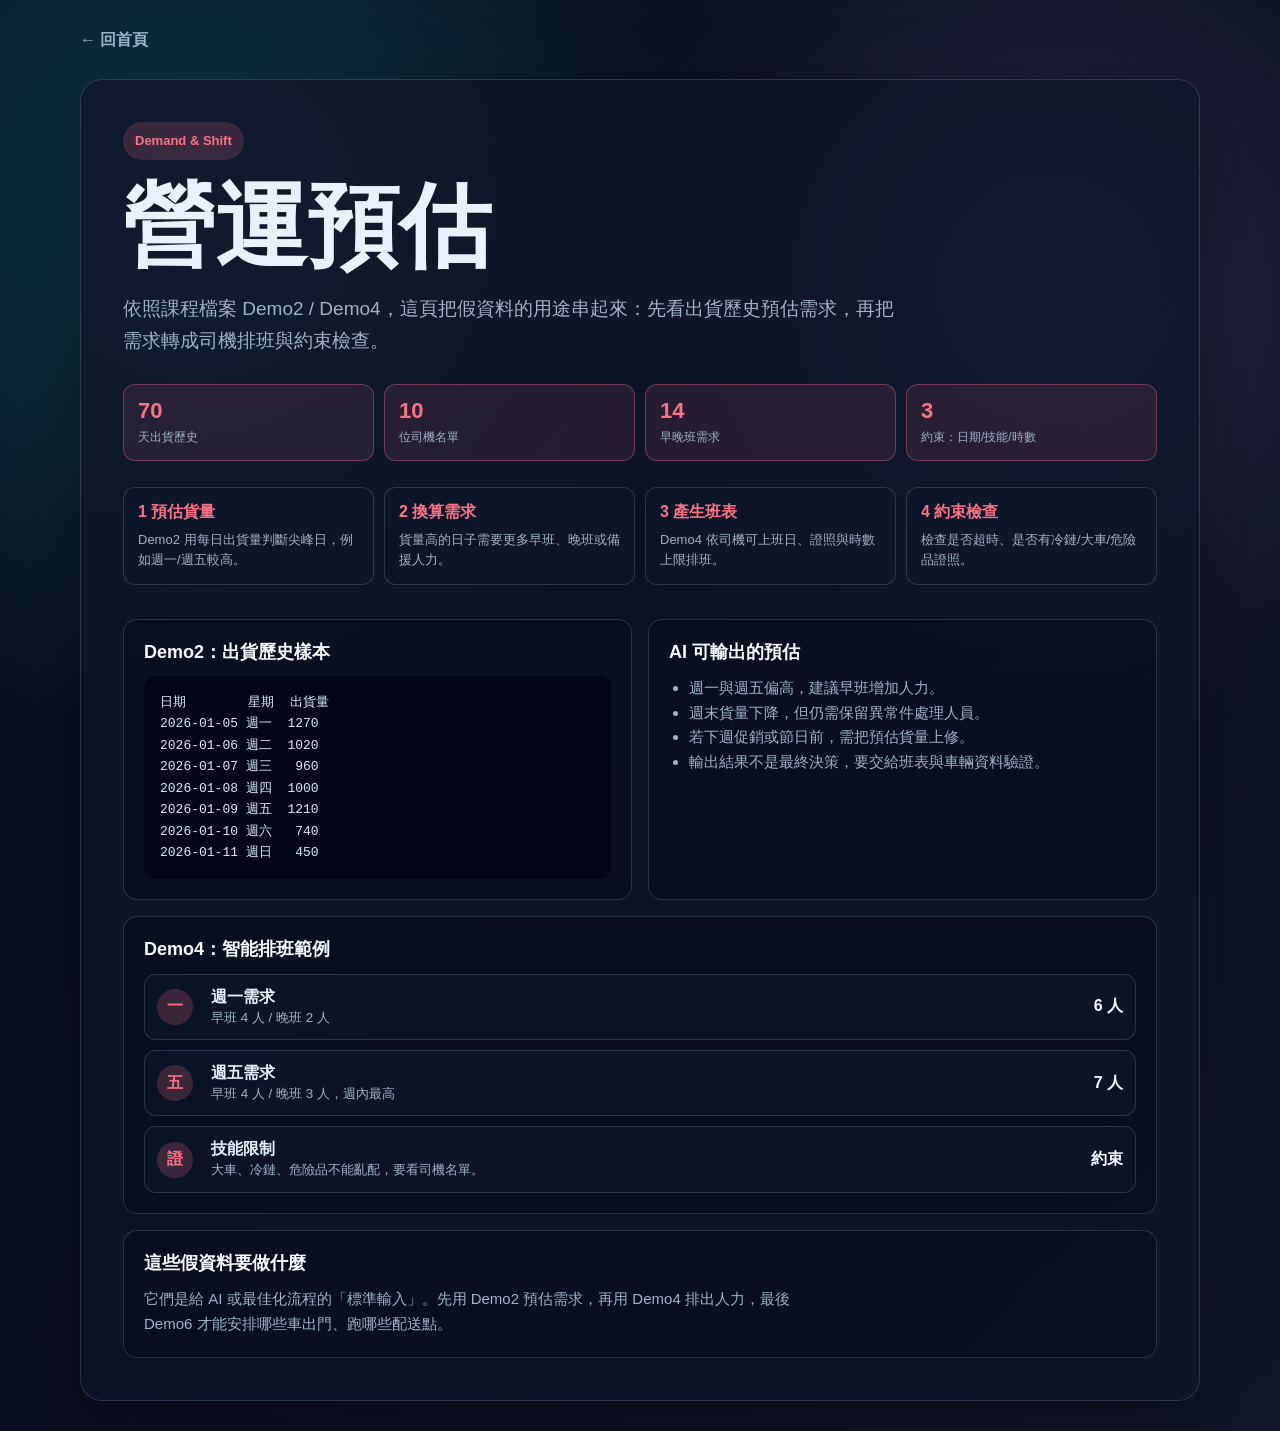
<file: marketing.html>
<!doctype html>
<html lang="zh-Hant">
<head>
  <meta charset="utf-8">
  <meta name="viewport" content="width=device-width, initial-scale=1">
  <title>營運預估｜AI課程(Paul)</title>
  <link rel="icon" href="favicon.svg" type="image/svg+xml">
  <link rel="stylesheet" href="practice.css">
</head>
<body>
  <main>
    <a class="back" href="index.html">← 回首頁</a>
    <section class="page" style="--accent:#fb7185">
      <p class="tag">Demand & Shift</p>
      <h1>營運預估</h1>
      <p class="hero-copy">依照課程檔案 Demo2 / Demo4，這頁把假資料的用途串起來：先看出貨歷史預估需求，再把需求轉成司機排班與約束檢查。</p>

      <div class="metric-row">
        <div class="metric"><strong>70</strong><span>天出貨歷史</span></div>
        <div class="metric"><strong>10</strong><span>位司機名單</span></div>
        <div class="metric"><strong>14</strong><span>早晚班需求</span></div>
        <div class="metric"><strong>3</strong><span>約束：日期/技能/時數</span></div>
      </div>

      <div class="flowline">
        <div class="step"><b>1 預估貨量</b><span>Demo2 用每日出貨量判斷尖峰日，例如週一/週五較高。</span></div>
        <div class="step"><b>2 換算需求</b><span>貨量高的日子需要更多早班、晚班或備援人力。</span></div>
        <div class="step"><b>3 產生班表</b><span>Demo4 依司機可上班日、證照與時數上限排班。</span></div>
        <div class="step"><b>4 約束檢查</b><span>檢查是否超時、是否有冷鏈/大車/危險品證照。</span></div>
      </div>

      <div class="grid">
        <div class="panel">
          <h2>Demo2：出貨歷史樣本</h2>
          <pre class="codebox">日期        星期  出貨量
2026-01-05 週一  1270
2026-01-06 週二  1020
2026-01-07 週三   960
2026-01-08 週四  1000
2026-01-09 週五  1210
2026-01-10 週六   740
2026-01-11 週日   450</pre>
        </div>

        <div class="panel">
          <h2>AI 可輸出的預估</h2>
          <ul>
            <li>週一與週五偏高，建議早班增加人力。</li>
            <li>週末貨量下降，但仍需保留異常件處理人員。</li>
            <li>若下週促銷或節日前，需把預估貨量上修。</li>
            <li>輸出結果不是最終決策，要交給班表與車輛資料驗證。</li>
          </ul>
        </div>

        <div class="panel wide">
          <h2>Demo4：智能排班範例</h2>
          <div class="route-list">
            <div class="stop"><span class="pin">一</span><div><strong>週一需求</strong><small>早班 4 人 / 晚班 2 人</small></div><span class="time">6 人</span></div>
            <div class="stop"><span class="pin">五</span><div><strong>週五需求</strong><small>早班 4 人 / 晚班 3 人，週內最高</small></div><span class="time">7 人</span></div>
            <div class="stop"><span class="pin">證</span><div><strong>技能限制</strong><small>大車、冷鏈、危險品不能亂配，要看司機名單。</small></div><span class="time">約束</span></div>
          </div>
        </div>

        <div class="panel wide">
          <h2>這些假資料要做什麼</h2>
          <p>它們是給 AI 或最佳化流程的「標準輸入」。先用 Demo2 預估需求，再用 Demo4 排出人力，最後 Demo6 才能安排哪些車出門、跑哪些配送點。</p>
        </div>
      </div>
    </section>
  </main>
</body>
</html>
</file>
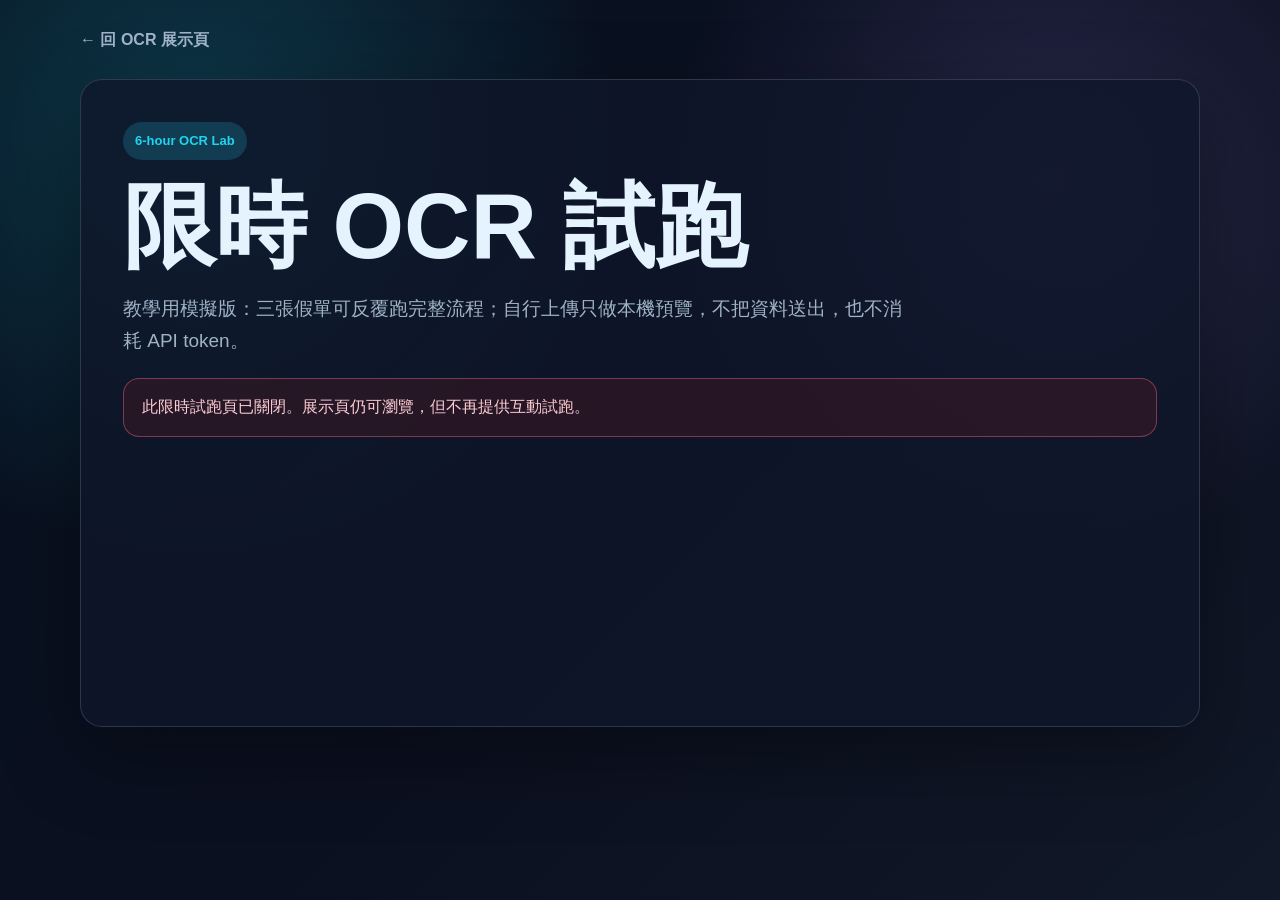
<file: ocr-lab.html>
<!doctype html>
<html lang="zh-Hant">
<head>
  <meta charset="utf-8">
  <meta name="viewport" content="width=device-width, initial-scale=1">
  <title>限時 OCR 試跑｜AI課程(Paul)</title>
  <link rel="icon" href="favicon.svg" type="image/svg+xml">
  <link rel="stylesheet" href="practice.css">
  <style>
    .lab-shell { --accent: #22d3ee; }
    .lab-grid {
      display: grid;
      grid-template-columns: minmax(260px, .8fr) minmax(0, 1fr);
      gap: 18px;
      margin-top: 28px;
      align-items: start;
    }
    .sample-list { display: grid; gap: 10px; }
    .sample-button,
    .upload-label {
      width: 100%;
      padding: 14px;
      border: 1px solid color-mix(in srgb, var(--accent), transparent 60%);
      border-radius: 14px;
      background: rgba(15, 23, 42, .7);
      color: #f8fbff;
      font: inherit;
      text-align: left;
      cursor: pointer;
    }
    .sample-button:hover,
    .sample-button.active,
    .upload-label:hover {
      border-color: var(--accent);
      background: color-mix(in srgb, var(--accent), transparent 86%);
    }
    .sample-button b,
    .upload-label b {
      display: block;
      margin-bottom: 4px;
      color: var(--accent);
    }
    .sample-button span,
    .upload-label span {
      color: var(--muted);
      font-size: 13px;
      line-height: 1.45;
    }
    .preview-img {
      width: 100%;
      display: block;
      border-radius: 14px;
      border: 1px solid var(--line);
      background: #f8f5ec;
    }
    .run-button {
      width: 100%;
      margin-top: 14px;
      padding: 15px 18px;
      border: 0;
      border-radius: 14px;
      background: linear-gradient(135deg, #22d3ee, #a3e635);
      color: #05212d;
      font-weight: 900;
      cursor: pointer;
    }
    .run-button:disabled {
      opacity: .45;
      cursor: not-allowed;
    }
    .status-box {
      margin-top: 14px;
      padding: 13px 14px;
      border-radius: 12px;
      background: rgba(2, 6, 23, .42);
      color: var(--muted);
      font-size: 13px;
      line-height: 1.55;
      border: 1px solid var(--line);
    }
    .result-grid { display: grid; gap: 12px; }
    .lab-output {
      display: grid;
      gap: 14px;
      margin-top: 16px;
    }
    .output-block {
      display: none;
      padding: 14px;
      border: 1px solid var(--line);
      border-radius: 14px;
      background: rgba(2, 6, 23, .42);
    }
    .output-block.show {
      display: block;
    }
    .output-block h3 {
      margin: 0 0 10px;
      color: #f8fbff;
      font-size: 16px;
    }
    .output-text {
      margin: 0;
      max-height: 220px;
      overflow: auto;
      color: #dbeafe;
      font: 13px/1.6 Consolas, "SF Mono", ui-monospace, monospace;
      white-space: pre-wrap;
    }
    .prompt-editor {
      width: 100%;
      min-height: 260px;
      resize: vertical;
      padding: 14px;
      border: 1px solid color-mix(in srgb, var(--accent), transparent 58%);
      border-radius: 14px;
      background: #020617;
      color: #dbeafe;
      font: 13px/1.6 Consolas, "SF Mono", ui-monospace, monospace;
    }
    .prompt-tools {
      display: grid;
      gap: 10px;
      margin-top: 12px;
    }
    .prompt-hint {
      color: var(--muted);
      font-size: 13px;
      line-height: 1.55;
    }
    .field-chips {
      display: flex;
      flex-wrap: wrap;
      gap: 8px;
    }
    .keyword-board {
      display: flex;
      flex-wrap: wrap;
      gap: 8px;
      min-height: 48px;
      padding: 10px;
      border: 1px dashed color-mix(in srgb, var(--accent), transparent 55%);
      border-radius: 16px;
      background: rgba(2, 6, 23, .32);
    }
    .keyword-chip {
      display: inline-flex;
      align-items: center;
      gap: 8px;
      padding: 8px 8px 8px 12px;
      border: 1px solid color-mix(in srgb, var(--accent), transparent 45%);
      border-radius: 999px;
      background: color-mix(in srgb, var(--accent), transparent 84%);
      color: #f8fbff;
      font-size: 13px;
      font-weight: 800;
      cursor: grab;
      user-select: none;
    }
    .keyword-chip:active {
      cursor: grabbing;
    }
    .keyword-chip.dragging {
      opacity: .45;
    }
    .keyword-chip button {
      display: inline-grid;
      width: 22px;
      height: 22px;
      place-items: center;
      border: 0;
      border-radius: 50%;
      background: rgba(2, 6, 23, .48);
      color: #dbeafe;
      cursor: pointer;
      font-weight: 900;
      line-height: 1;
    }
    .keyword-chip button:hover {
      background: #fb7185;
      color: #07111f;
    }
    .field-chips button {
      border: 1px solid var(--line);
      border-radius: 999px;
      background: rgba(15, 23, 42, .72);
      color: #dbeafe;
      padding: 7px 10px;
      font: inherit;
      font-size: 12px;
      cursor: pointer;
    }
    .field-chips button:hover {
      border-color: var(--accent);
      color: var(--accent);
    }
    .mini-steps {
      display: grid;
      grid-template-columns: repeat(4, minmax(0, 1fr));
      gap: 8px;
      margin-bottom: 14px;
    }
    .mini-steps span {
      padding: 9px;
      border-radius: 10px;
      background: rgba(15, 23, 42, .72);
      color: var(--muted);
      font-size: 12px;
      text-align: center;
      border: 1px solid var(--line);
    }
    .mini-steps .done {
      color: #05212d;
      background: var(--accent);
      font-weight: 900;
    }
    .closed {
      display: none;
      margin-top: 20px;
      padding: 18px;
      border: 1px solid rgba(251, 113, 133, .4);
      border-radius: 16px;
      background: rgba(127, 29, 29, .22);
      color: #fecdd3;
    }
    @media (max-width: 760px) {
      .lab-grid,
      .mini-steps {
        grid-template-columns: 1fr;
      }
    }
  </style>
</head>
<body>
  <main>
    <a class="back" href="ocr.html">← 回 OCR 展示頁</a>
    <section class="page lab-shell">
      <p class="tag">6-hour OCR Lab</p>
      <h1>限時 OCR 試跑</h1>
      <p class="hero-copy">教學用模擬版：三張假單可反覆跑完整流程；自行上傳只做本機預覽，不把資料送出，也不消耗 API token。</p>
      <div id="closed" class="closed">此限時試跑頁已關閉。展示頁仍可瀏覽，但不再提供互動試跑。</div>

      <div class="lab-grid" id="lab">
        <div class="panel">
          <h2>選擇假單或上傳</h2>
          <div class="sample-list">
            <button class="sample-button active" type="button" data-id="sample1">
              <b>假單 A：配件出貨</b>
              <span>TEST-2026-0603-001，含人工複核備註。</span>
            </button>
            <button class="sample-button" type="button" data-id="sample2">
              <b>假單 B：維修交付</b>
              <span>TEST-2026-0603-002，需客戶確認。</span>
            </button>
            <button class="sample-button" type="button" data-id="sample3">
              <b>假單 C：多件配件</b>
              <span>TEST-2026-0603-003，含包裝要求。</span>
            </button>
            <label class="upload-label" for="upload">
              <b>自行上傳一張</b>
              <span>只做本機預覽；不送外部 OCR，不消耗 token。</span>
            </label>
            <input id="upload" type="file" accept="image/*" hidden>
          </div>
          <button id="run" class="run-button" type="button">執行一次 OCR → GPT 抽取</button>
          <div id="quota" class="status-box"></div>
        </div>

        <div class="panel">
          <h2>Prompt 編輯區</h2>
          <div class="prompt-tools" style="margin-top:0;margin-bottom:12px">
            <div class="prompt-hint">欄位關鍵字可以拖曳改順序，按 x 刪除。下方 Prompt 會自動跟著更新。</div>
            <div id="keywordBoard" class="keyword-board" aria-label="可排序欄位關鍵字"></div>
          </div>
          <textarea id="promptInput" class="prompt-editor" spellcheck="false"></textarea>
          <div class="prompt-tools">
            <div class="prompt-hint">可以再手動改規則。下方按鈕可把刪掉的欄位加回 oval chips。</div>
            <div class="field-chips" aria-label="插入欄位">
              <button type="button" data-field="tracking_no">tracking_no</button>
              <button type="button" data-field="delivery_date">delivery_date</button>
              <button type="button" data-field="receiver">receiver</button>
              <button type="button" data-field="address">address</button>
              <button type="button" data-field="phone">phone</button>
              <button type="button" data-field="quantity">quantity</button>
              <button type="button" data-field="sign_status">sign_status</button>
              <button type="button" data-field="note">note</button>
            </div>
            <button id="resetPrompt" class="sample-button" type="button"><b>還原完整 Prompt</b><span>回到最完整欄位與規則。</span></button>
          </div>
        </div>

        <div class="panel">
          <h2>試跑畫面</h2>
          <div class="mini-steps">
            <span id="s1">1 上傳</span>
            <span id="s2">2 OCR</span>
            <span id="s3">3 GPT</span>
            <span id="s4">4 複核</span>
          </div>
          <img id="preview" class="preview-img" src="assets/fake-logistics-receipt.jpg" alt="假單預覽">
          <div class="lab-output">
            <div id="promptBlock" class="output-block">
              <h3>這次送出的 Prompt</h3>
              <pre id="promptText" class="output-text"></pre>
            </div>
            <div id="ocrBlock" class="output-block">
              <h3>模擬 OCR 文字</h3>
              <pre id="ocrText" class="output-text"></pre>
            </div>
            <div id="resultBlock" class="output-block">
              <h3>GPT 對應抽取結果</h3>
              <div id="results" class="result-grid"></div>
              <pre id="jsonText" class="output-text" style="margin-top:14px"></pre>
            </div>
          </div>
        </div>
      </div>
    </section>
  </main>

  <script>
    const expiresAt = new Date("2026-06-03T12:15:00+01:00");
    const selectedKey = "paul_ai_course_ocr_lab_selected_v1";
    const fieldCatalog = [
      ["tracking_no", "託運單號 / 出貨單號"],
      ["delivery_date", "配送日期 / 送達日期"],
      ["receiver", "收件人 / 客戶姓名"],
      ["address", "收件地址"],
      ["phone", "聯絡電話"],
      ["quantity", "件數 / 數量"],
      ["sign_status", "簽收狀態"],
      ["note", "備註"]
    ];
    const defaultFields = fieldCatalog.map(([key]) => key);
    let fieldsState = [...defaultFields];

    function buildPrompt() {
      const lines = fieldsState.map((key, index) => {
        const item = fieldCatalog.find(([fieldKey]) => fieldKey === key);
        return `${index + 1}. ${item[1]} (${item[0]})`;
      }).join("\n");
      return `你是物流回單資料抽取助手。以下「OCR 文字」是從一張回單圖片辨識出來的內容，可能有缺漏字、錯字或順序錯亂。

請依語意理解後，抽取下列欄位，並直接輸出一個 JSON object，不要 markdown，不要額外說明：

${lines || "（目前沒有指定欄位，請新增至少一個欄位。）"}

規則：
- 日期統一成 YYYY-MM-DD。
- 數量請輸出數字。
- 找不到的欄位請填 null。
- 中文內容請照原文保留。
- 如果備註包含「人工複核、待確認、易碎、防水」等提醒，請保留在 note。`;
    }
    const samples = {
      sample1: {
        img: "assets/fake-logistics-receipt.jpg",
        ocr: `測試物流回單
出貨單號
TEST-2026-0603-001
送達日期
2026/06/03
客戶姓名
王小明
電話
0900 - 000 - 000
地址
台北市測試區範例路123號
品名 小布折疊車配件
數量 2
收貨簽名 測試簽收
備註 紙箱包裝,外觀良好
請人工複核`,
        fields: {
          "出貨單號": "TEST-2026-0603-001",
          "送達日期": "2026-06-03",
          "收件人": "王小明",
          "電話": "0900 - 000 - 000",
          "地址": "台北市測試區範例路123號",
          "件數": "2",
          "簽收狀態": "測試簽收",
          "備註": "紙箱包裝,外觀良好; 請人工複核"
        }
      },
      sample2: {
        img: "assets/fake-logistics-receipt-2.jpg",
        ocr: `測試維修交付單
出貨單號
TEST-2026-0603-002
送達日期
2026/06/03
客戶姓名
陳小布
電話
0911 - 222 - 333
地址
新北市測試區騎跡路88號
品名 Brompton 車頭袋架檢修
數量 1
收貨簽名 待客戶確認
備註 已完成清潔,請客戶確認螺絲扭力`,
        fields: {
          "出貨單號": "TEST-2026-0603-002",
          "送達日期": "2026-06-03",
          "收件人": "陳小布",
          "電話": "0911 - 222 - 333",
          "地址": "新北市測試區騎跡路88號",
          "件數": "1",
          "簽收狀態": "待客戶確認",
          "備註": "已完成清潔, 請客戶確認螺絲扭力"
        }
      },
      sample3: {
        img: "assets/fake-logistics-receipt-3.jpg",
        ocr: `測試配件出貨單
出貨單號
TEST-2026-0603-003
送達日期
2026/06/04
客戶姓名
林安安
電話
0922 - 555 - 777
地址
台中市測試區小布街12號
品名 Titanium bolt set + easy wheel
數量 3
收貨簽名 已簽收
備註 客戶要求放入防水袋,外箱加貼易碎`,
        fields: {
          "出貨單號": "TEST-2026-0603-003",
          "送達日期": "2026-06-04",
          "收件人": "林安安",
          "電話": "0922 - 555 - 777",
          "地址": "台中市測試區小布街12號",
          "件數": "3",
          "簽收狀態": "已簽收",
          "備註": "客戶要求放入防水袋, 外箱加貼易碎"
        }
      }
    };

    const $ = (id) => document.getElementById(id);
    let selected = localStorage.getItem(selectedKey) || "sample1";
    let uploaded = false;

    function promptText() {
      return $("promptInput").value.trim() || buildPrompt();
    }

    function requestedFields() {
      const labels = {
        tracking_no: "出貨單號",
        delivery_date: "送達日期",
        receiver: "收件人",
        address: "地址",
        phone: "電話",
        quantity: "件數",
        sign_status: "簽收狀態",
        note: "備註"
      };
      return fieldsState.map((key) => [key, labels[key]]).filter(([, label]) => label);
    }

    function syncPrompt() {
      $("promptInput").value = buildPrompt();
    }

    function renderKeywordBoard() {
      $("keywordBoard").innerHTML = fieldsState.map((key) => {
        const item = fieldCatalog.find(([fieldKey]) => fieldKey === key);
        return `<span class="keyword-chip" draggable="true" data-key="${key}">${item[0]}<button type="button" aria-label="刪除 ${item[0]}">x</button></span>`;
      }).join("");

      document.querySelectorAll(".keyword-chip").forEach((chip) => {
        chip.addEventListener("dragstart", () => chip.classList.add("dragging"));
        chip.addEventListener("dragend", () => {
          chip.classList.remove("dragging");
          fieldsState = [...document.querySelectorAll(".keyword-chip")].map((item) => item.dataset.key);
          syncPrompt();
        });
        chip.querySelector("button").addEventListener("click", () => {
          fieldsState = fieldsState.filter((key) => key !== chip.dataset.key);
          renderKeywordBoard();
          syncPrompt();
        });
      });
    }

    $("keywordBoard").addEventListener("dragover", (event) => {
      event.preventDefault();
      const dragging = document.querySelector(".keyword-chip.dragging");
      const after = [...$("keywordBoard").querySelectorAll(".keyword-chip:not(.dragging)")].find((chip) => {
        const box = chip.getBoundingClientRect();
        return event.clientY < box.top + box.height / 2 && event.clientX < box.right;
      });
      if (!dragging) return;
      if (after) $("keywordBoard").insertBefore(dragging, after);
      else $("keywordBoard").appendChild(dragging);
    });

    function addField(key) {
      if (!fieldsState.includes(key)) fieldsState.push(key);
      renderKeywordBoard();
      syncPrompt();
    }

    function isExpired() {
      return new Date() > expiresAt;
    }

    function renderQuota() {
      const remain = Math.max(0, expiresAt - new Date());
      const hours = Math.floor(remain / 3600000);
      const mins = Math.floor((remain % 3600000) / 60000);
      $("quota").textContent = `純模擬流程，可反覆試跑。限時頁剩餘約 ${hours} 小時 ${mins} 分。`;
      $("run").disabled = isExpired();
    }

    function selectSample(id) {
      selected = id;
      uploaded = false;
      localStorage.setItem(selectedKey, id);
      document.querySelectorAll(".sample-button").forEach((btn) => {
        btn.classList.toggle("active", btn.dataset.id === id);
      });
      $("preview").src = samples[id].img;
      $("results").innerHTML = "";
      $("promptText").textContent = "";
      $("ocrText").textContent = "";
      ["promptBlock", "ocrBlock", "resultBlock"].forEach((id) => $(id).classList.remove("show"));
      ["s1", "s2", "s3", "s4"].forEach((id) => $(id).classList.remove("done"));
    }

    function renderFields(fields) {
      const wanted = requestedFields();
      const entries = wanted.length ? wanted.map(([, label]) => [label, fields[label] ?? null]) : Object.entries(fields);
      $("results").innerHTML = entries.map(([key, value]) => (
        `<div class="extract-card"><b>${key}</b><span>${value}</span></div>`
      )).join("");
      const json = {};
      const map = {
        tracking_no: "出貨單號",
        delivery_date: "送達日期",
        receiver: "收件人",
        address: "地址",
        phone: "電話",
        quantity: "件數",
        sign_status: "簽收狀態",
        note: "備註"
      };
      const keys = wanted.length ? wanted.map(([key]) => key) : Object.keys(map);
      keys.forEach((key) => {
        json[key] = fields[map[key]] ?? null;
      });
      $("jsonText").textContent = JSON.stringify(json, null, 2);
    }

    function closeIfExpired() {
      if (!isExpired()) return;
      $("closed").style.display = "block";
      $("lab").style.display = "none";
    }

    document.querySelectorAll(".sample-button").forEach((btn) => {
      btn.addEventListener("click", () => selectSample(btn.dataset.id));
    });

    $("upload").addEventListener("change", (event) => {
      const file = event.target.files && event.target.files[0];
      if (!file) return;
      uploaded = true;
      document.querySelectorAll(".sample-button").forEach((btn) => btn.classList.remove("active"));
      $("preview").src = URL.createObjectURL(file);
      $("results").innerHTML = "";
      $("promptText").textContent = "";
      $("ocrText").textContent = "";
      ["promptBlock", "ocrBlock", "resultBlock"].forEach((id) => $(id).classList.remove("show"));
    });

    $("run").addEventListener("click", () => {
      if (isExpired()) {
        renderQuota();
        closeIfExpired();
        return;
      }
      $("results").innerHTML = "";
      $("jsonText").textContent = "";
      ["promptBlock", "ocrBlock", "resultBlock"].forEach((id) => $(id).classList.remove("show"));
      ["s1", "s2", "s3", "s4"].forEach((id) => $(id).classList.remove("done"));
      ["s1", "s2", "s3", "s4"].forEach((id, index) => {
        setTimeout(() => $(id).classList.add("done"), index * 420);
      });
      setTimeout(() => {
        $("promptBlock").classList.add("show");
        $("promptText").textContent = promptText();
        if (uploaded) {
          $("ocrBlock").classList.add("show");
          $("ocrText").textContent = "公開模擬版沒有把自行上傳圖片送到 OCR 服務，因此不產生真實 OCR 文字。";
          $("resultBlock").classList.add("show");
          renderFields({
            "上傳狀態": "已收到本機預覽",
            "OCR 狀態": "公開版未送外部辨識",
            "原因": "避免消耗 token 與避免上傳真實個資",
            "下一步": "正式版需接後端代理與帳號配額"
          });
        } else {
          $("ocrBlock").classList.add("show");
          $("ocrText").textContent = samples[selected].ocr;
          $("resultBlock").classList.add("show");
          renderFields(samples[selected].fields);
        }
        renderQuota();
      }, 1750);
      renderQuota();
    });

    selectSample(selected in samples ? selected : "sample1");
    renderKeywordBoard();
    syncPrompt();
    $("resetPrompt").addEventListener("click", () => {
      fieldsState = [...defaultFields];
      renderKeywordBoard();
      syncPrompt();
      $("promptInput").focus();
    });
    document.querySelectorAll("[data-field]").forEach((btn) => {
      btn.addEventListener("click", () => {
        addField(btn.dataset.field);
      });
    });
    renderQuota();
    closeIfExpired();
  </script>
</body>
</html>
</file>
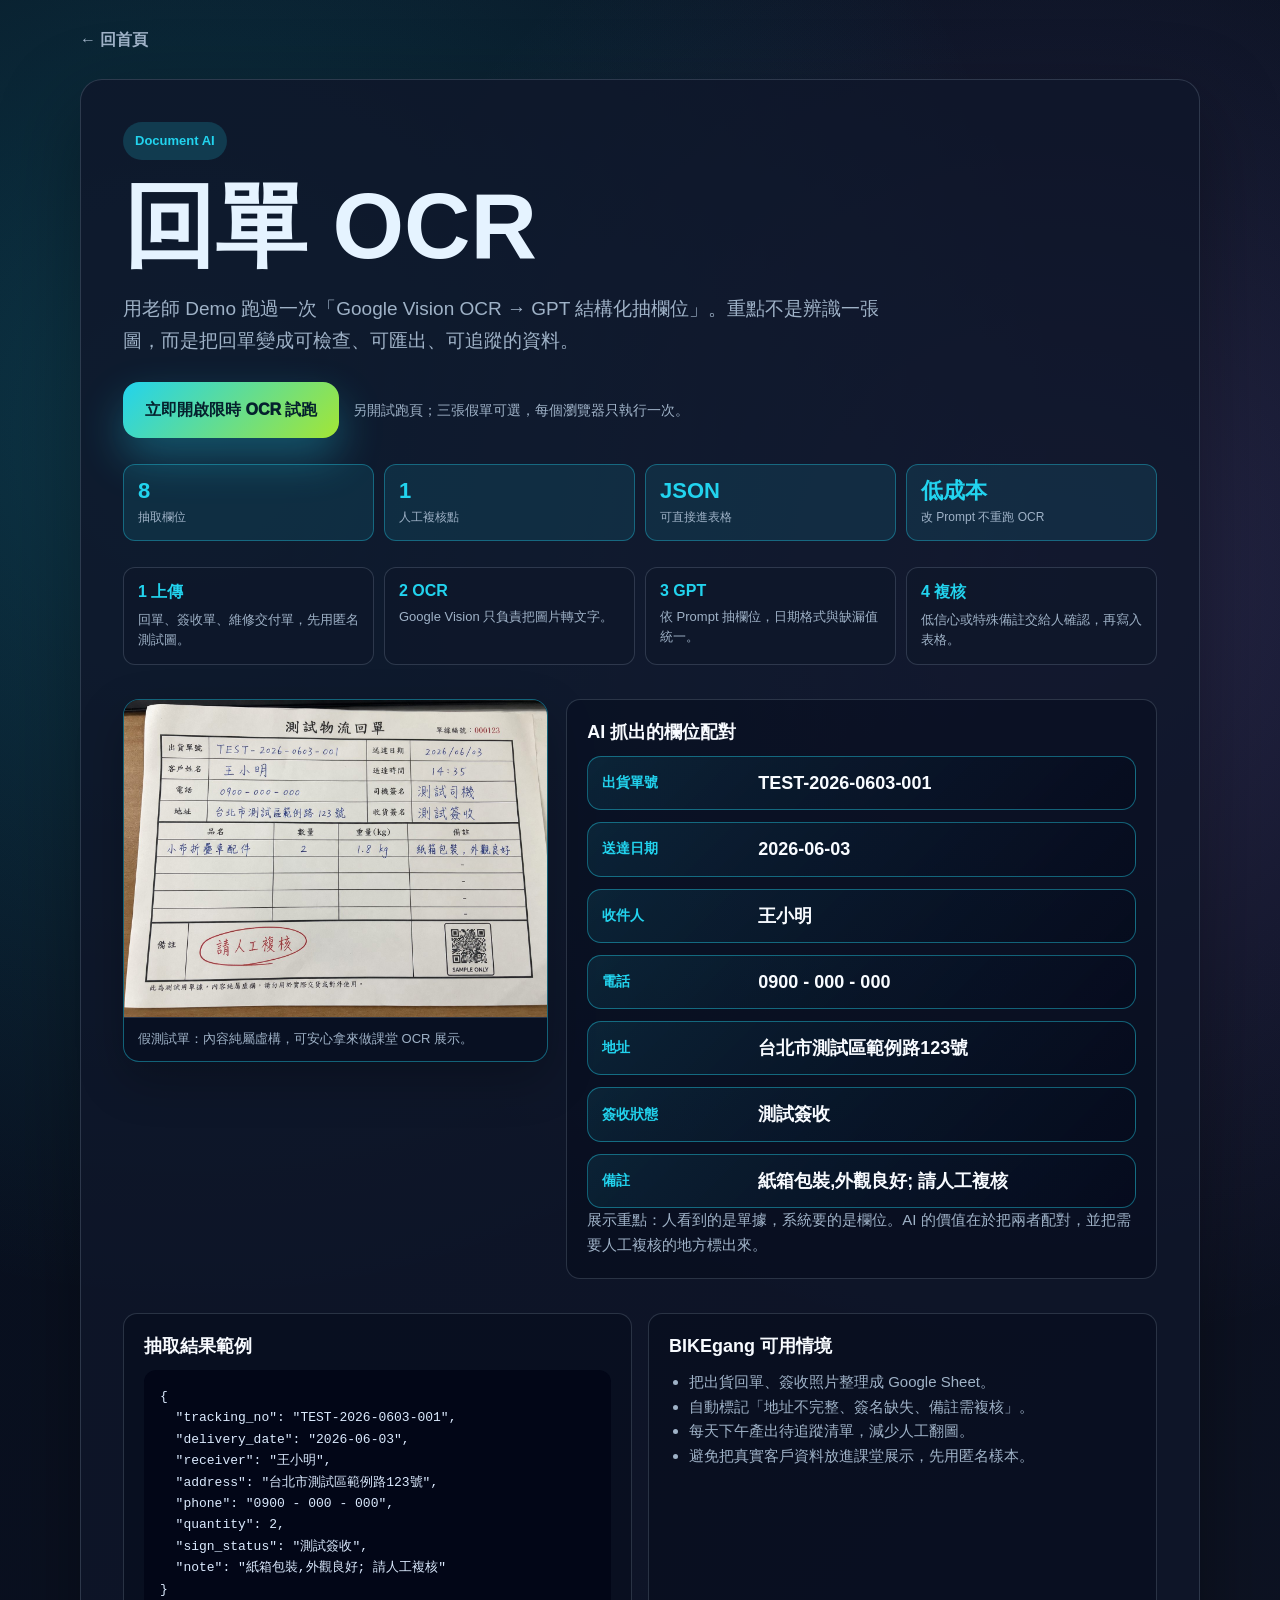
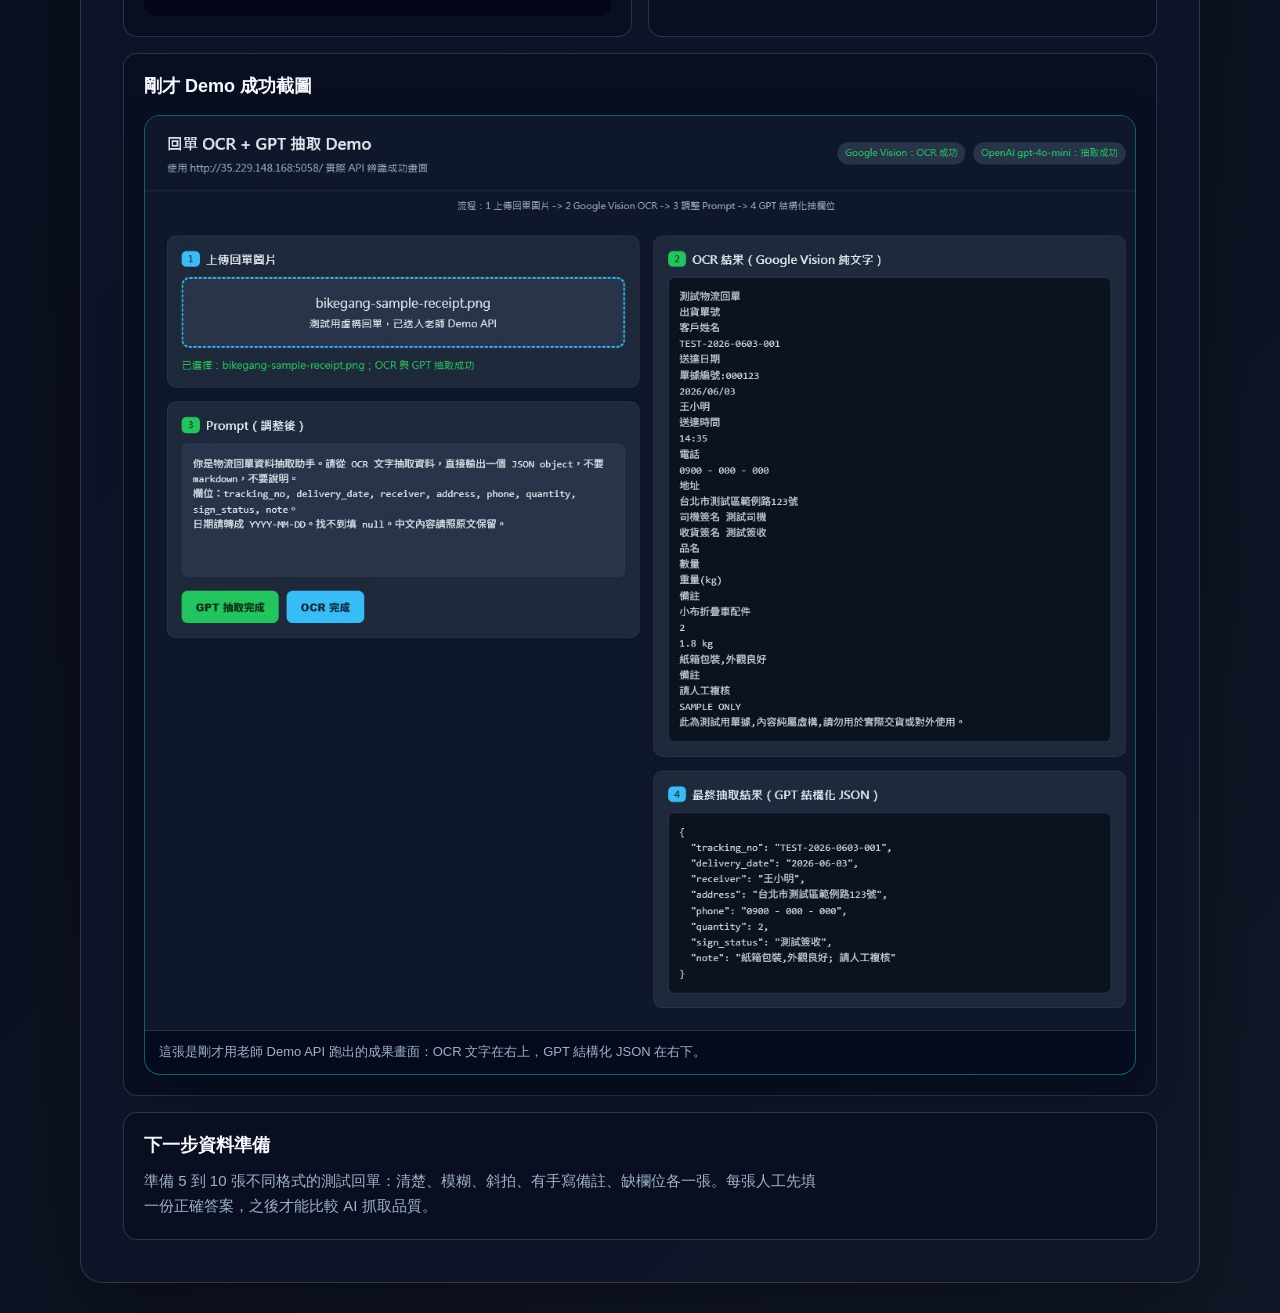
<file: ocr.html>
<!doctype html>
<html lang="zh-Hant">
<head>
  <meta charset="utf-8">
  <meta name="viewport" content="width=device-width, initial-scale=1">
  <title>回單 OCR｜AI課程(Paul)</title>
  <link rel="icon" href="favicon.svg" type="image/svg+xml">
  <link rel="stylesheet" href="practice.css">
</head>
<body>
  <main>
    <a class="back" href="index.html">← 回首頁</a>
    <section class="page" style="--accent:#22d3ee">
      <p class="tag">Document AI</p>
      <h1>回單 OCR</h1>
      <p class="hero-copy">用老師 Demo 跑過一次「Google Vision OCR → GPT 結構化抽欄位」。重點不是辨識一張圖，而是把回單變成可檢查、可匯出、可追蹤的資料。</p>
      <div class="hero-action">
        <a class="hero-button" href="ocr-lab.html">立即開啟限時 OCR 試跑</a>
        <span>另開試跑頁；三張假單可選，每個瀏覽器只執行一次。</span>
      </div>

      <div class="metric-row" aria-label="OCR demo metrics">
        <div class="metric"><strong>8</strong><span>抽取欄位</span></div>
        <div class="metric"><strong>1</strong><span>人工複核點</span></div>
        <div class="metric"><strong>JSON</strong><span>可直接進表格</span></div>
        <div class="metric"><strong>低成本</strong><span>改 Prompt 不重跑 OCR</span></div>
      </div>

      <div class="flowline">
        <div class="step"><b>1 上傳</b><span>回單、簽收單、維修交付單，先用匿名測試圖。</span></div>
        <div class="step"><b>2 OCR</b><span>Google Vision 只負責把圖片轉文字。</span></div>
        <div class="step"><b>3 GPT</b><span>依 Prompt 抽欄位，日期格式與缺漏值統一。</span></div>
        <div class="step"><b>4 複核</b><span>低信心或特殊備註交給人確認，再寫入表格。</span></div>
      </div>

      <div class="demo-stage">
        <div class="media-frame">
          <img src="assets/fake-logistics-receipt.jpg" alt="測試用虛構物流回單">
          <div class="media-caption">假測試單：內容純屬虛構，可安心拿來做課堂 OCR 展示。</div>
        </div>

        <div class="panel">
          <h2>AI 抓出的欄位配對</h2>
          <div class="extract-board" aria-label="AI extracted field mapping">
            <div class="extract-card"><b>出貨單號</b><span>TEST-2026-0603-001</span></div>
            <div class="extract-card"><b>送達日期</b><span>2026-06-03</span></div>
            <div class="extract-card"><b>收件人</b><span>王小明</span></div>
            <div class="extract-card"><b>電話</b><span>0900 - 000 - 000</span></div>
            <div class="extract-card"><b>地址</b><span>台北市測試區範例路123號</span></div>
            <div class="extract-card"><b>簽收狀態</b><span>測試簽收</span></div>
            <div class="extract-card"><b>備註</b><span>紙箱包裝,外觀良好; 請人工複核</span></div>
          </div>
          <p class="source-note">展示重點：人看到的是單據，系統要的是欄位。AI 的價值在於把兩者配對，並把需要人工複核的地方標出來。</p>
        </div>
      </div>

      <div class="grid">
        <div class="panel">
          <h2>抽取結果範例</h2>
          <pre class="codebox">{
  "tracking_no": "TEST-2026-0603-001",
  "delivery_date": "2026-06-03",
  "receiver": "王小明",
  "address": "台北市測試區範例路123號",
  "phone": "0900 - 000 - 000",
  "quantity": 2,
  "sign_status": "測試簽收",
  "note": "紙箱包裝,外觀良好; 請人工複核"
}</pre>
        </div>

        <div class="panel">
          <h2>BIKEgang 可用情境</h2>
          <ul>
            <li>把出貨回單、簽收照片整理成 Google Sheet。</li>
            <li>自動標記「地址不完整、簽名缺失、備註需複核」。</li>
            <li>每天下午產出待追蹤清單，減少人工翻圖。</li>
            <li>避免把真實客戶資料放進課堂展示，先用匿名樣本。</li>
          </ul>
        </div>

        <div class="panel wide">
          <h2>剛才 Demo 成功截圖</h2>
          <div class="media-frame screenshot-strip">
            <img src="assets/ocr-demo-result-screenshot-wide.png" alt="OCR 與 GPT 抽取成功截圖">
            <div class="media-caption">這張是剛才用老師 Demo API 跑出的成果畫面：OCR 文字在右上，GPT 結構化 JSON 在右下。</div>
          </div>
        </div>

        <div class="panel wide">
          <h2>下一步資料準備</h2>
          <p>準備 5 到 10 張不同格式的測試回單：清楚、模糊、斜拍、有手寫備註、缺欄位各一張。每張人工先填一份正確答案，之後才能比較 AI 抓取品質。</p>
        </div>
      </div>
    </section>
  </main>
</body>
</html>
</file>
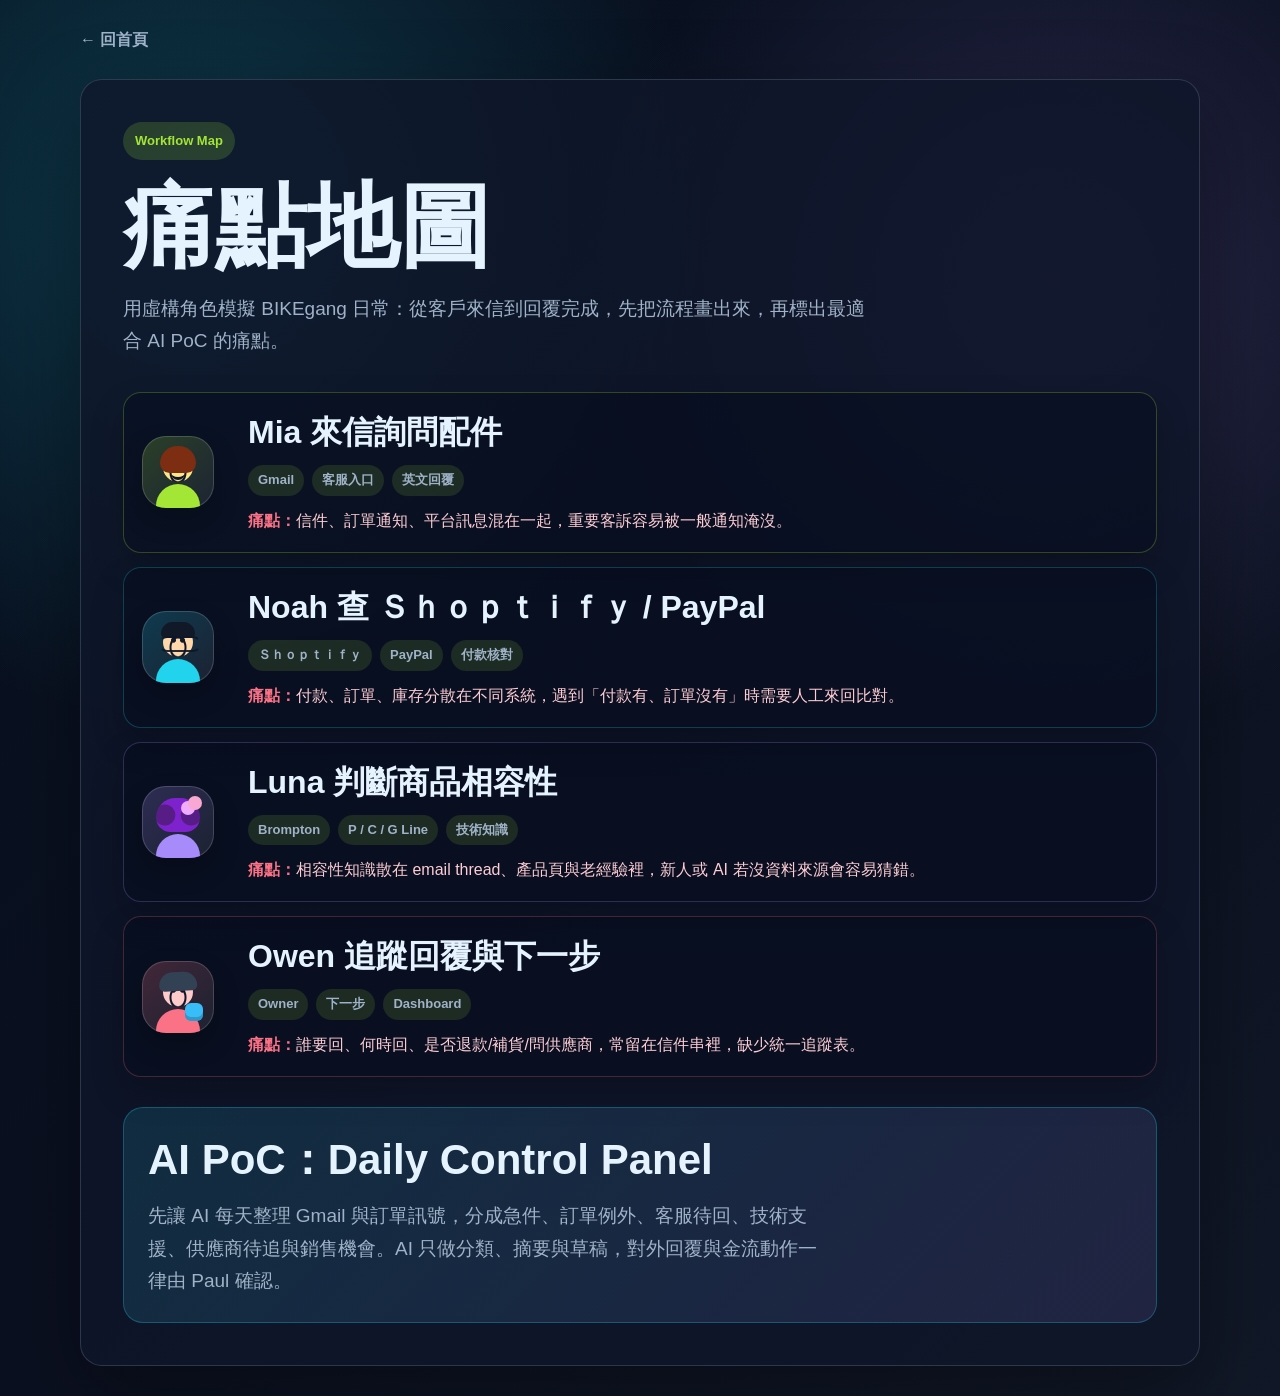
<file: pain-map.html>
<!doctype html>
<html lang="zh-Hant">
<head>
  <meta charset="utf-8">
  <meta name="viewport" content="width=device-width, initial-scale=1">
  <title>痛點地圖｜AI課程(Paul)</title>
  <link rel="icon" href="favicon.svg" type="image/svg+xml">
  <link rel="stylesheet" href="practice.css">
  <style>
    .page {
      align-content: start;
    }

    .lead {
      max-width: 760px;
    }

    .flow {
      display: grid;
      gap: 14px;
      margin-top: 34px;
    }

    .step {
      display: grid;
      grid-template-columns: 88px minmax(0, 1fr);
      gap: 18px;
      align-items: center;
      padding: 18px;
      border: 1px solid rgba(163, 230, 53, 0.26);
      border-radius: 18px;
      background: rgba(2, 6, 23, 0.34);
      box-shadow: 0 16px 34px rgba(0, 0, 0, 0.2);
    }

    .step:nth-child(2) {
      border-color: rgba(34, 211, 238, 0.24);
    }

    .step:nth-child(3) {
      border-color: rgba(167, 139, 250, 0.24);
    }

    .step:nth-child(4) {
      border-color: rgba(251, 113, 133, 0.24);
    }

    .person {
      display: grid;
      place-items: center;
      width: 72px;
      height: 72px;
      border-radius: 24px;
      background: linear-gradient(135deg, var(--avatar-bg), rgba(255, 255, 255, 0.08));
      color: #07111f;
      font-size: 0;
      position: relative;
      overflow: hidden;
      box-shadow: inset 0 0 0 1px rgba(255, 255, 255, 0.16), 0 12px 26px rgba(0, 0, 0, 0.24);
    }

    .person::before {
      content: "";
      position: absolute;
      top: 16px;
      left: 21px;
      width: 30px;
      height: 30px;
      border-radius: 50%;
      background:
        radial-gradient(circle at 35% 44%, #0f172a 0 2px, transparent 3px),
        radial-gradient(circle at 65% 44%, #0f172a 0 2px, transparent 3px),
        radial-gradient(ellipse at 50% 68%, transparent 0 6px, #0f172a 7px 8px, transparent 9px),
        var(--skin);
      z-index: 2;
    }

    .person::after {
      content: "";
      position: absolute;
      bottom: -14px;
      left: 14px;
      width: 44px;
      height: 38px;
      border-radius: 24px 24px 0 0;
      background: var(--shirt);
      z-index: 1;
    }

    .person i {
      position: absolute;
      inset: 0;
      z-index: 3;
    }

    .mia {
      --avatar-bg: rgba(163, 230, 53, 0.22);
      --skin: #fde68a;
      --shirt: #a3e635;
    }

    .mia i::before {
      content: "";
      position: absolute;
      top: 10px;
      left: 18px;
      width: 36px;
      height: 27px;
      border-radius: 18px 18px 10px 10px;
      background: #7c2d12;
    }

    .mia i::after {
      content: "";
      position: absolute;
      top: 35px;
      left: 29px;
      width: 14px;
      height: 6px;
      border-bottom: 3px solid #0f172a;
      border-radius: 0 0 12px 12px;
    }

    .noah {
      --avatar-bg: rgba(34, 211, 238, 0.22);
      --skin: #fed7aa;
      --shirt: #22d3ee;
    }

    .noah i::before {
      content: "";
      position: absolute;
      top: 11px;
      left: 19px;
      width: 34px;
      height: 16px;
      border-radius: 16px 16px 6px 6px;
      background: #111827;
    }

    .noah i::after {
      content: "";
      position: absolute;
      top: 25px;
      left: 17px;
      width: 38px;
      height: 12px;
      border: 2px solid rgba(15, 23, 42, 0.9);
      border-left-color: transparent;
      border-right-color: transparent;
      border-radius: 999px;
    }

    .luna {
      --avatar-bg: rgba(167, 139, 250, 0.24);
      --skin: #f5d0fe;
      --shirt: #a78bfa;
    }

    .luna i::before {
      content: "";
      position: absolute;
      top: 12px;
      left: 14px;
      width: 44px;
      height: 34px;
      border-radius: 24px 24px 18px 18px;
      background:
        radial-gradient(circle at 20% 50%, #581c87 0 10px, transparent 11px),
        radial-gradient(circle at 80% 50%, #581c87 0 10px, transparent 11px),
        #7e22ce;
    }

    .luna i::after {
      content: "";
      position: absolute;
      top: 10px;
      right: 12px;
      width: 14px;
      height: 14px;
      border-radius: 50%;
      background: #f9a8d4;
      box-shadow: -7px 5px 0 #f0abfc;
    }

    .owen {
      --avatar-bg: rgba(251, 113, 133, 0.24);
      --skin: #fecaca;
      --shirt: #fb7185;
    }

    .owen i::before {
      content: "";
      position: absolute;
      top: 11px;
      left: 17px;
      width: 38px;
      height: 19px;
      border-radius: 20px 20px 8px 8px;
      background: #334155;
      transform: rotate(-3deg);
    }

    .owen i::after {
      content: "";
      position: absolute;
      right: 11px;
      bottom: 12px;
      width: 18px;
      height: 18px;
      border-radius: 6px;
      background: #38bdf8;
      box-shadow: inset 0 -4px 0 rgba(15, 23, 42, 0.22);
    }

    .step h2 {
      margin: 0;
      font-size: clamp(22px, 3vw, 32px);
    }

    .meta {
      display: flex;
      flex-wrap: wrap;
      gap: 8px;
      margin-top: 10px;
    }

    .chip {
      padding: 6px 10px;
      border-radius: 999px;
      background: rgba(163, 230, 53, 0.13);
      color: #d9f99d;
      font-size: 13px;
      font-weight: 800;
    }

    .pain {
      margin-top: 12px;
      color: #fecdd3;
      font-size: 16px;
      line-height: 1.62;
    }

    .pain strong {
      color: #fb7185;
    }

    .proposal {
      margin-top: 30px;
      padding: 24px;
      border: 1px solid rgba(34, 211, 238, 0.28);
      border-radius: 20px;
      background: linear-gradient(135deg, rgba(34, 211, 238, 0.13), rgba(167, 139, 250, 0.12));
    }

    .proposal h2 {
      margin: 0 0 12px;
      font-size: clamp(25px, 4vw, 42px);
    }

    .proposal p {
      margin: 0;
    }

    @media (max-width: 620px) {
      .flow {
        gap: 11px;
        margin-top: 24px;
      }

      .step {
        grid-template-columns: 54px minmax(0, 1fr);
        gap: 12px;
        align-items: start;
        padding: 14px;
        border-radius: 16px;
      }

      .person {
        width: 48px;
        height: 48px;
        border-radius: 17px;
      }

      .person::before {
        top: 10px;
        left: 14px;
        width: 20px;
        height: 20px;
      }

      .person::after {
        bottom: -10px;
        left: 9px;
        width: 30px;
        height: 26px;
      }

      .mia i::before {
        top: 7px;
        left: 12px;
        width: 24px;
        height: 18px;
      }

      .mia i::after {
        top: 22px;
        left: 19px;
        width: 10px;
        height: 4px;
        border-bottom-width: 2px;
      }

      .noah i::before {
        top: 8px;
        left: 13px;
        width: 23px;
        height: 11px;
      }

      .noah i::after {
        top: 16px;
        left: 11px;
        width: 26px;
        height: 9px;
        border-width: 1px;
      }

      .luna i::before {
        top: 8px;
        left: 9px;
        width: 30px;
        height: 23px;
      }

      .luna i::after {
        top: 7px;
        right: 8px;
        width: 9px;
        height: 9px;
        box-shadow: -5px 3px 0 #f0abfc;
      }

      .owen i::before {
        top: 8px;
        left: 11px;
        width: 26px;
        height: 13px;
      }

      .owen i::after {
        right: 7px;
        bottom: 8px;
        width: 12px;
        height: 12px;
        border-radius: 4px;
      }

      .step h2 {
        font-size: 19px;
      }

      .meta {
        gap: 6px;
        margin-top: 8px;
      }

      .chip {
        padding: 5px 8px;
        font-size: 11px;
      }

      .pain {
        margin-top: 9px;
        font-size: 14px;
        line-height: 1.56;
      }

      .proposal {
        margin-top: 20px;
        padding: 18px;
        border-radius: 18px;
      }

      .proposal h2 {
        font-size: 25px;
      }
    }
  </style>
</head>
<body>
  <main>
    <a class="back" href="index.html">← 回首頁</a>
    <section class="page" style="--accent:#a3e635">
      <p class="tag">Workflow Map</p>
      <h1>痛點地圖</h1>
      <p class="lead">用虛構角色模擬 BIKEgang 日常：從客戶來信到回覆完成，先把流程畫出來，再標出最適合 AI PoC 的痛點。</p>

      <div class="flow">
        <article class="step">
          <div class="person mia" aria-hidden="true"><i></i></div>
          <div>
            <h2>Mia 來信詢問配件</h2>
            <div class="meta">
              <span class="chip">Gmail</span>
              <span class="chip">客服入口</span>
              <span class="chip">英文回覆</span>
            </div>
            <div class="pain"><strong>痛點：</strong>信件、訂單通知、平台訊息混在一起，重要客訴容易被一般通知淹沒。</div>
          </div>
        </article>

        <article class="step">
          <div class="person noah" aria-hidden="true"><i></i></div>
          <div>
            <h2>Noah 查 Ｓｈｏｐｔｉｆｙ / PayPal</h2>
            <div class="meta">
              <span class="chip">Ｓｈｏｐｔｉｆｙ</span>
              <span class="chip">PayPal</span>
              <span class="chip">付款核對</span>
            </div>
            <div class="pain"><strong>痛點：</strong>付款、訂單、庫存分散在不同系統，遇到「付款有、訂單沒有」時需要人工來回比對。</div>
          </div>
        </article>

        <article class="step">
          <div class="person luna" aria-hidden="true"><i></i></div>
          <div>
            <h2>Luna 判斷商品相容性</h2>
            <div class="meta">
              <span class="chip">Brompton</span>
              <span class="chip">P / C / G Line</span>
              <span class="chip">技術知識</span>
            </div>
            <div class="pain"><strong>痛點：</strong>相容性知識散在 email thread、產品頁與老經驗裡，新人或 AI 若沒資料來源會容易猜錯。</div>
          </div>
        </article>

        <article class="step">
          <div class="person owen" aria-hidden="true"><i></i></div>
          <div>
            <h2>Owen 追蹤回覆與下一步</h2>
            <div class="meta">
              <span class="chip">Owner</span>
              <span class="chip">下一步</span>
              <span class="chip">Dashboard</span>
            </div>
            <div class="pain"><strong>痛點：</strong>誰要回、何時回、是否退款/補貨/問供應商，常留在信件串裡，缺少統一追蹤表。</div>
          </div>
        </article>
      </div>

      <div class="proposal">
        <h2>AI PoC：Daily Control Panel</h2>
        <p>先讓 AI 每天整理 Gmail 與訂單訊號，分成急件、訂單例外、客服待回、技術支援、供應商待追與銷售機會。AI 只做分類、摘要與草稿，對外回覆與金流動作一律由 Paul 確認。</p>
      </div>
    </section>
  </main>
</body>
</html>
</file>
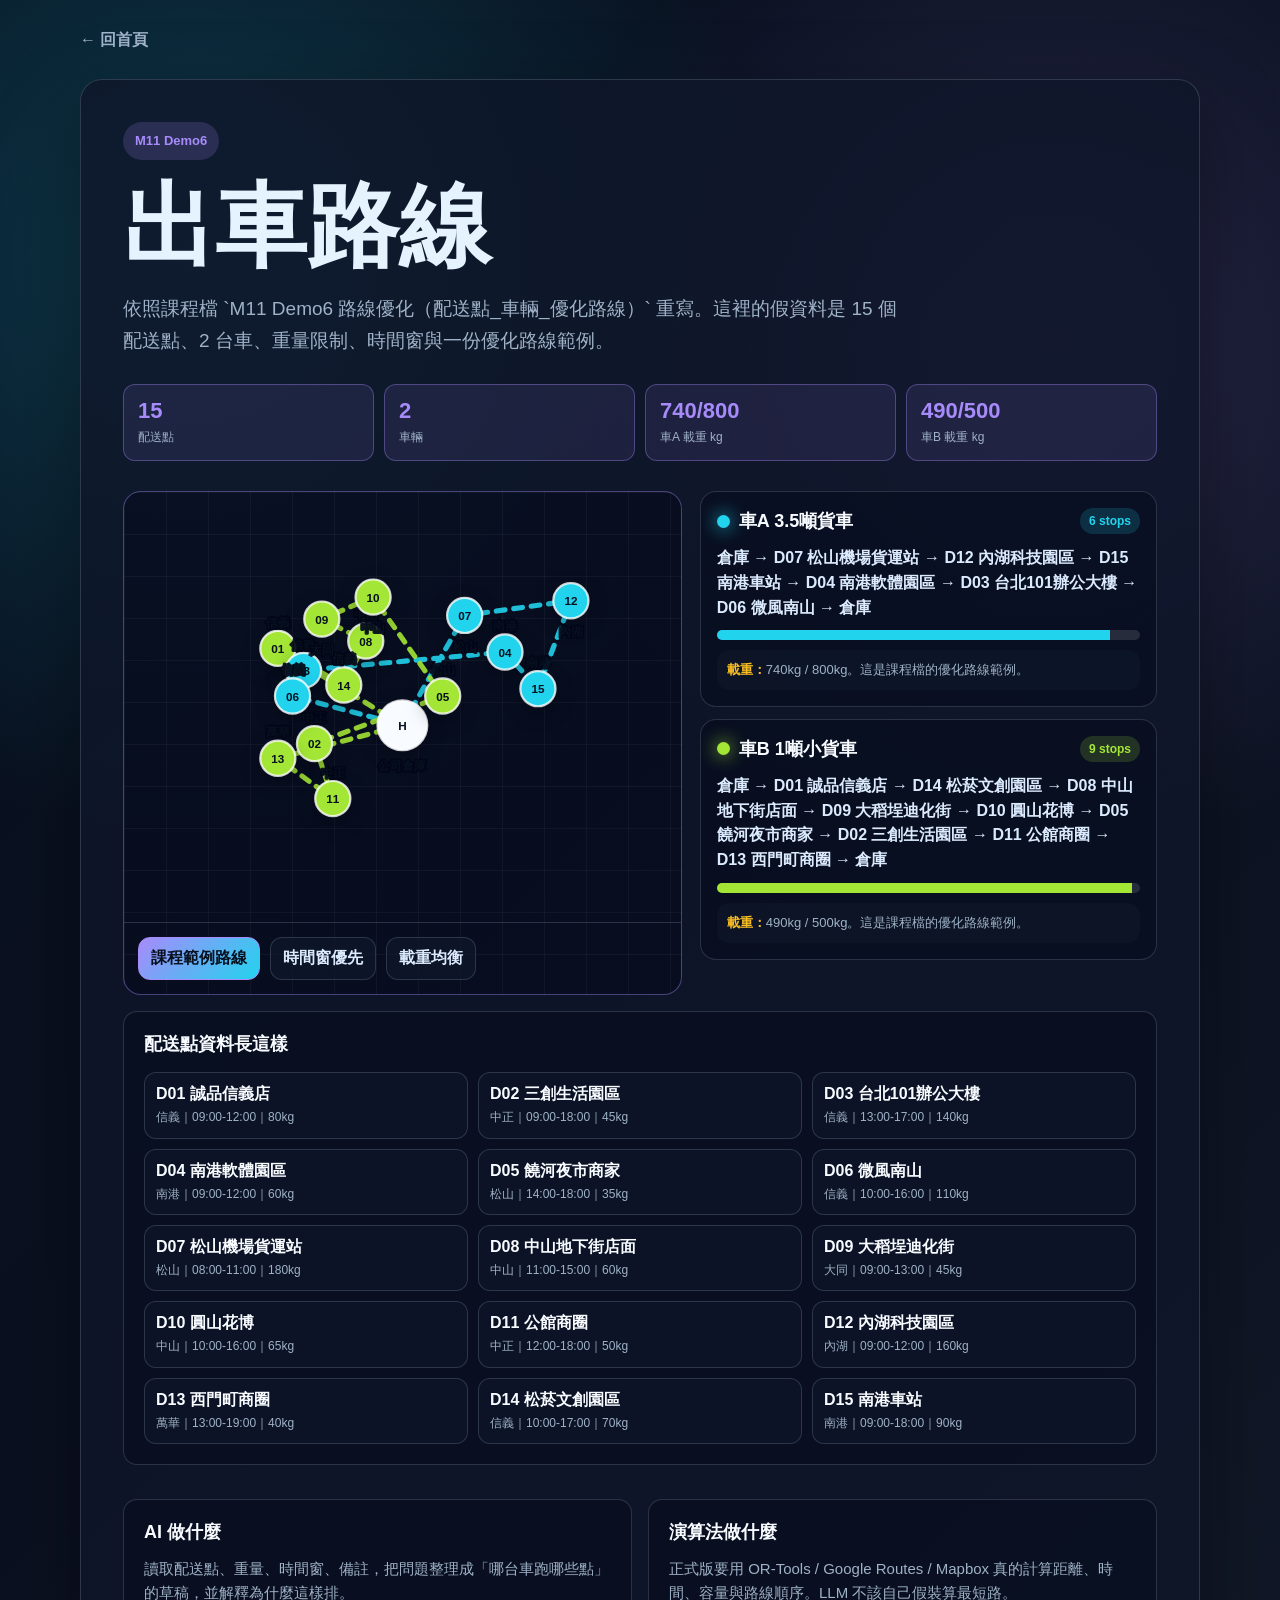
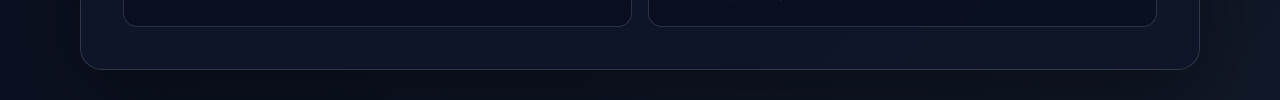
<file: route.html>
<!doctype html>
<html lang="zh-Hant">
<head>
  <meta charset="utf-8">
  <meta name="viewport" content="width=device-width, initial-scale=1">
  <title>出車路線｜AI課程(Paul)</title>
  <link rel="icon" href="favicon.svg" type="image/svg+xml">
  <link rel="stylesheet" href="practice.css">
  <style>
    .route-demo { display:grid; grid-template-columns:minmax(0,1.1fr) minmax(300px,.9fr); gap:18px; margin-top:30px; align-items:start; }
    .map-panel { border:1px solid color-mix(in srgb,var(--accent),transparent 58%); border-radius:18px; background:linear-gradient(rgba(255,255,255,.04) 1px,transparent 1px),linear-gradient(90deg,rgba(255,255,255,.04) 1px,transparent 1px),rgba(2,6,23,.42); background-size:42px 42px; overflow:hidden; }
    .route-map { display:block; width:100%; min-height:430px; }
    .route-line { fill:none; stroke-width:7; stroke-linecap:round; stroke-linejoin:round; stroke-dasharray:12 12; animation:flow 2.7s linear infinite; opacity:.9; }
    @keyframes flow { to { stroke-dashoffset:-48; } }
    .node circle { stroke:rgba(255,255,255,.8); stroke-width:3; filter:drop-shadow(0 8px 12px rgba(0,0,0,.28)); }
    .node text { fill:#07111f; font:900 16px Arial; text-anchor:middle; dominant-baseline:central; }
    .label { fill:#dbeafe; font:900 12px Arial; paint-order:stroke; stroke:rgba(2,6,23,.9); stroke-width:4px; stroke-linejoin:round; }
    .vehicle-stack { display:grid; gap:12px; }
    .vehicle-card { border:1px solid var(--line); border-radius:16px; padding:16px; background:rgba(2,6,23,.38); }
    .vehicle-head { display:flex; justify-content:space-between; gap:12px; align-items:center; margin-bottom:12px; }
    .vehicle-name { display:inline-flex; align-items:center; gap:9px; color:#f8fbff; font-size:18px; font-weight:900; }
    .dot { width:13px; height:13px; border-radius:50%; background:var(--van); box-shadow:0 0 18px var(--van); }
    .route-pill { border-radius:999px; padding:6px 9px; background:color-mix(in srgb,var(--van),transparent 84%); color:var(--van); font-size:12px; font-weight:900; }
    .loadbar { height:10px; border-radius:999px; background:rgba(255,255,255,.12); overflow:hidden; margin:10px 0; }
    .loadbar span { display:block; height:100%; width:var(--load); background:var(--van); }
    .route-seq { color:#dbeafe; font-weight:800; line-height:1.55; }
    .risk { margin-top:10px; padding:10px; border-radius:12px; background:rgba(15,23,42,.62); color:var(--muted); font-size:13px; line-height:1.5; }
    .risk strong { color:#fbbf24; }
    .toggle-row { display:flex; flex-wrap:wrap; gap:10px; padding:14px; border-top:1px solid var(--line); }
    .route-button { border:1px solid var(--line); border-radius:12px; padding:10px 12px; background:rgba(15,23,42,.74); color:#dbeafe; font:inherit; font-weight:900; cursor:pointer; }
    .route-button.active { border-color:var(--accent); background:linear-gradient(135deg,var(--accent),#22d3ee); color:#07111f; }
    .delivery-list { display:grid; grid-template-columns:repeat(3,minmax(0,1fr)); gap:10px; margin-top:16px; }
    .delivery { padding:11px; border-radius:12px; background:rgba(15,23,42,.62); border:1px solid var(--line); }
    .delivery b { color:#f8fbff; display:block; margin-bottom:4px; }
    .delivery span { color:var(--muted); font-size:12px; line-height:1.45; display:block; }
    @media(max-width:860px){ .route-demo,.delivery-list{grid-template-columns:1fr;} .route-map{min-height:330px;} }
  </style>
</head>
<body>
  <main>
    <a class="back" href="index.html">← 回首頁</a>
    <section class="page" style="--accent:#a78bfa">
      <p class="tag">M11 Demo6</p>
      <h1>出車路線</h1>
      <p class="hero-copy">依照課程檔 `M11 Demo6 路線優化（配送點_車輛_優化路線）` 重寫。這裡的假資料是 15 個配送點、2 台車、重量限制、時間窗與一份優化路線範例。</p>

      <div class="metric-row">
        <div class="metric"><strong>15</strong><span>配送點</span></div>
        <div class="metric"><strong>2</strong><span>車輛</span></div>
        <div class="metric"><strong>740/800</strong><span>車A 載重 kg</span></div>
        <div class="metric"><strong>490/500</strong><span>車B 載重 kg</span></div>
      </div>

      <div class="route-demo">
        <div class="map-panel">
          <svg id="routeMap" class="route-map" viewBox="0 0 760 520" role="img" aria-label="Demo6 兩台車十五配送點路線"></svg>
          <div class="toggle-row">
            <button class="route-button active" data-mode="sample" type="button">課程範例路線</button>
            <button class="route-button" data-mode="time" type="button">時間窗優先</button>
            <button class="route-button" data-mode="load" type="button">載重均衡</button>
          </div>
        </div>

        <div id="vehicleStack" class="vehicle-stack"></div>
      </div>

      <div class="panel wide" style="margin-top:16px">
        <h2>配送點資料長這樣</h2>
        <div id="deliveryList" class="delivery-list"></div>
      </div>

      <div class="grid">
        <div class="panel">
          <h2>AI 做什麼</h2>
          <p>讀取配送點、重量、時間窗、備註，把問題整理成「哪台車跑哪些點」的草稿，並解釋為什麼這樣排。</p>
        </div>
        <div class="panel">
          <h2>演算法做什麼</h2>
          <p>正式版要用 OR-Tools / Google Routes / Mapbox 真的計算距離、時間、容量與路線順序。LLM 不該自己假裝算最短路。</p>
        </div>
      </div>
    </section>
  </main>

  <script>
    const points = [
      ["D01","誠品信義店","信義","09:00-12:00",80,210,180],["D02","三創生活園區","中正","09:00-18:00",45,260,310],
      ["D03","台北101辦公大樓","信義","13:00-17:00",140,245,210],["D04","南港軟體園區","南港","09:00-12:00",60,520,185],
      ["D05","饒河夜市商家","松山","14:00-18:00",35,435,245],["D06","微風南山","信義","10:00-16:00",110,230,245],
      ["D07","松山機場貨運站","松山","08:00-11:00",180,465,135],["D08","中山地下街店面","中山","11:00-15:00",60,330,170],
      ["D09","大稻埕迪化街","大同","09:00-13:00",45,270,140],["D10","圓山花博","中山","10:00-16:00",65,340,110],
      ["D11","公館商圈","中正","12:00-18:00",50,285,385],["D12","內湖科技園區","內湖","09:00-12:00",160,610,115],
      ["D13","西門町商圈","萬華","13:00-19:00",40,210,330],["D14","松菸文創園區","信義","10:00-17:00",70,300,230],
      ["D15","南港車站","南港","09:00-18:00",90,565,235]
    ];
    const plans = {
      sample: [["D07","D12","D15","D04","D03","D06"],["D01","D14","D08","D09","D10","D05","D02","D11","D13"]],
      time: [["D07","D12","D04","D01","D09","D10","D08"],["D06","D14","D03","D11","D05","D13","D02","D15"]],
      load: [["D07","D03","D06","D15","D08","D11"],["D12","D01","D14","D04","D10","D02","D09","D13","D05"]]
    };
    const vehicles = [{name:"車A", type:"3.5噸貨車", cap:800, color:"#22d3ee"}, {name:"車B", type:"1噸小貨車", cap:500, color:"#a3e635"}];
    let mode = "sample";
    const byId = Object.fromEntries(points.map(p => [p[0], p]));
    function path(ids){ return "M380 285 " + ids.map(id => `L${byId[id][5]} ${byId[id][6]}`).join(" ") + " L380 285"; }
    function render(){
      const svg = document.getElementById("routeMap");
      svg.innerHTML = "";
      plans[mode].forEach((ids,i)=>{ const p=document.createElementNS("http://www.w3.org/2000/svg","path"); p.setAttribute("d",path(ids)); p.setAttribute("class","route-line"); p.setAttribute("stroke",vehicles[i].color); svg.appendChild(p); });
      const hub=document.createElementNS("http://www.w3.org/2000/svg","g"); hub.setAttribute("class","node"); hub.setAttribute("transform","translate(380 285)"); hub.innerHTML='<circle r="34" fill="#f8fbff"></circle><text>H</text><text class="label" x="0" y="55">公司倉庫</text>'; svg.appendChild(hub);
      points.forEach(pt=>{ const owner=plans[mode].findIndex(ids=>ids.includes(pt[0])); const g=document.createElementNS("http://www.w3.org/2000/svg","g"); g.setAttribute("class","node"); g.setAttribute("transform",`translate(${pt[5]} ${pt[6]})`); g.innerHTML=`<circle r="24" fill="${vehicles[owner].color}"></circle><text>${pt[0].replace("D","")}</text><text class="label" x="0" y="${pt[6] < 150 ? 42 : -36}">${pt[2]}</text>`; svg.appendChild(g); });
      document.getElementById("vehicleStack").innerHTML = plans[mode].map((ids,i)=>{ const total=ids.reduce((s,id)=>s+byId[id][4],0); const names=ids.map(id=>`${id} ${byId[id][1]}`).join(" → "); return `<div class="vehicle-card" style="--van:${vehicles[i].color};--load:${Math.round(total/vehicles[i].cap*100)}%"><div class="vehicle-head"><span class="vehicle-name"><span class="dot"></span>${vehicles[i].name} ${vehicles[i].type}</span><span class="route-pill">${ids.length} stops</span></div><div class="route-seq">倉庫 → ${names} → 倉庫</div><div class="loadbar"><span></span></div><div class="risk"><strong>載重：</strong>${total}kg / ${vehicles[i].cap}kg。${mode==="sample" ? "這是課程檔的優化路線範例。" : "這是前端模擬的替代策略，用來比較不同排法。"}</div></div>`; }).join("");
    }
    document.getElementById("deliveryList").innerHTML = points.map(p=>`<div class="delivery"><b>${p[0]} ${p[1]}</b><span>${p[2]}｜${p[3]}｜${p[4]}kg</span></div>`).join("");
    document.querySelectorAll("[data-mode]").forEach(btn=>btn.addEventListener("click",()=>{document.querySelectorAll("[data-mode]").forEach(b=>b.classList.remove("active"));btn.classList.add("active");mode=btn.dataset.mode;render();}));
    render();
  </script>
</body>
</html>
</file>
<file: practice.css>
:root {
  color-scheme: dark;
  --bg: #07111f;
  --panel: rgba(15, 23, 42, 0.82);
  --line: rgba(148, 163, 184, 0.24);
  --text: #e5f3ff;
  --muted: #9fb2c7;
  --accent: #22d3ee;
}

* {
  box-sizing: border-box;
}

html,
body {
  min-height: 100%;
  margin: 0;
}

body {
  background:
    radial-gradient(circle at 15% 15%, rgba(34, 211, 238, 0.2), transparent 32%),
    radial-gradient(circle at 82% 20%, rgba(167, 139, 250, 0.18), transparent 30%),
    linear-gradient(135deg, #07111f 0%, #0b1020 52%, #111827 100%);
  color: var(--text);
  font-family: Arial, Helvetica, sans-serif;
  padding: 30px 18px;
}

main {
  width: min(1120px, 100%);
  margin: 0 auto;
}

a {
  color: inherit;
}

.back {
  display: inline-flex;
  align-items: center;
  gap: 8px;
  margin-bottom: 28px;
  color: var(--muted);
  text-decoration: none;
  font-weight: 700;
}

.back:hover {
  color: var(--text);
}

.page {
  min-height: 72vh;
  display: grid;
  align-content: start;
  padding: 42px;
  border: 1px solid var(--line);
  border-radius: 22px;
  background: var(--panel);
  box-shadow: 0 28px 80px rgba(0, 0, 0, 0.34);
}

.tag {
  width: max-content;
  margin: 0 0 22px;
  padding: 8px 12px;
  border-radius: 999px;
  background: color-mix(in srgb, var(--accent), transparent 82%);
  color: var(--accent);
  font-size: 13px;
  font-weight: 800;
}

h1 {
  margin: 0;
  font-size: clamp(42px, 8vw, 92px);
  line-height: 0.96;
  letter-spacing: 0;
}

p {
  max-width: 680px;
  margin: 22px 0 0;
  color: var(--muted);
  font-size: 19px;
  line-height: 1.72;
}

.placeholder {
  margin-top: 36px;
  padding: 22px;
  border-left: 4px solid var(--accent);
  background: rgba(2, 6, 23, 0.36);
  color: #dbeafe;
  line-height: 1.7;
}

.hero-copy {
  max-width: 780px;
}

.grid {
  display: grid;
  grid-template-columns: repeat(2, minmax(0, 1fr));
  gap: 16px;
  margin-top: 34px;
}

.panel {
  border: 1px solid var(--line);
  border-radius: 14px;
  background: rgba(2, 6, 23, 0.34);
  padding: 20px;
}

.panel h2,
.panel h3 {
  margin: 0 0 12px;
  color: #f8fbff;
  font-size: 18px;
  line-height: 1.35;
}

.panel p,
.panel li {
  color: var(--muted);
  font-size: 15px;
  line-height: 1.65;
}

.panel p {
  margin: 0;
}

.panel ul,
.panel ol {
  margin: 0;
  padding-left: 20px;
}

.wide {
  grid-column: 1 / -1;
}

.metric-row {
  display: grid;
  grid-template-columns: repeat(4, minmax(0, 1fr));
  gap: 10px;
  margin-top: 26px;
}

.metric {
  padding: 14px;
  border: 1px solid color-mix(in srgb, var(--accent), transparent 64%);
  border-radius: 12px;
  background: color-mix(in srgb, var(--accent), transparent 90%);
}

.metric strong {
  display: block;
  color: var(--accent);
  font-size: 22px;
  line-height: 1.1;
}

.metric span {
  display: block;
  margin-top: 6px;
  color: var(--muted);
  font-size: 12px;
  line-height: 1.4;
}

.codebox {
  overflow-x: auto;
  margin: 0;
  padding: 16px;
  border-radius: 12px;
  background: #020617;
  color: #dbeafe;
  font: 13px/1.65 Consolas, "SF Mono", ui-monospace, monospace;
  white-space: pre;
}

.flowline {
  display: grid;
  grid-template-columns: repeat(4, minmax(0, 1fr));
  gap: 10px;
  margin-top: 26px;
}

.step {
  min-height: 92px;
  padding: 14px;
  border-radius: 12px;
  background: rgba(15, 23, 42, 0.66);
  border: 1px solid var(--line);
}

.step b {
  display: block;
  margin-bottom: 7px;
  color: var(--accent);
}

.step span {
  color: var(--muted);
  font-size: 13px;
  line-height: 1.45;
}

.route-list {
  display: grid;
  gap: 10px;
}

.stop {
  display: grid;
  grid-template-columns: 42px 1fr auto;
  gap: 12px;
  align-items: center;
  padding: 12px;
  border-radius: 12px;
  background: rgba(15, 23, 42, 0.66);
  border: 1px solid var(--line);
}

.pin {
  display: grid;
  width: 36px;
  height: 36px;
  place-items: center;
  border-radius: 50%;
  background: color-mix(in srgb, var(--accent), transparent 80%);
  color: var(--accent);
  font-weight: 800;
}

.stop strong {
  display: block;
}

.stop small {
  display: block;
  color: var(--muted);
  line-height: 1.45;
}

.time {
  color: #f8fbff;
  font-weight: 800;
  white-space: nowrap;
}

.campaign {
  display: grid;
  grid-template-columns: 160px 1fr;
  gap: 18px;
  align-items: center;
}

.product-card {
  aspect-ratio: 1;
  border-radius: 16px;
  background:
    linear-gradient(135deg, color-mix(in srgb, var(--accent), transparent 25%), transparent),
    radial-gradient(circle at 70% 24%, rgba(255, 255, 255, 0.24), transparent 28%),
    #0f172a;
  border: 1px solid color-mix(in srgb, var(--accent), transparent 48%);
  display: grid;
  place-items: center;
  color: #f8fbff;
  font-weight: 800;
  text-align: center;
  padding: 14px;
}

.copy-card {
  display: grid;
  gap: 12px;
}

.copy-line {
  padding: 12px 14px;
  border-radius: 12px;
  background: rgba(15, 23, 42, 0.66);
  color: #dbeafe;
  border: 1px solid var(--line);
  line-height: 1.55;
}

.demo-stage {
  display: grid;
  grid-template-columns: minmax(260px, 0.72fr) minmax(0, 1fr);
  gap: 18px;
  margin-top: 34px;
  align-items: start;
}

.media-frame {
  overflow: hidden;
  border: 1px solid color-mix(in srgb, var(--accent), transparent 58%);
  border-radius: 16px;
  background: rgba(2, 6, 23, 0.36);
  box-shadow: 0 18px 48px rgba(0, 0, 0, 0.24);
}

.media-frame img {
  display: block;
  width: 100%;
  height: auto;
}

.media-caption {
  padding: 12px 14px;
  color: var(--muted);
  font-size: 13px;
  line-height: 1.45;
  border-top: 1px solid var(--line);
}

.extract-board {
  display: grid;
  gap: 12px;
}

.extract-card {
  display: grid;
  grid-template-columns: 144px 1fr;
  gap: 12px;
  align-items: center;
  padding: 14px;
  border: 1px solid color-mix(in srgb, var(--accent), transparent 58%);
  border-radius: 14px;
  background: linear-gradient(135deg, color-mix(in srgb, var(--accent), transparent 90%), rgba(2, 6, 23, 0.42));
}

.extract-card b {
  color: var(--accent);
  font-size: 14px;
}

.extract-card span {
  color: #f8fbff;
  font-size: 18px;
  font-weight: 800;
  line-height: 1.35;
}

.source-note {
  color: var(--muted);
  font-size: 13px;
  line-height: 1.55;
}

.demo-action {
  display: flex;
  gap: 12px;
  flex-wrap: wrap;
  align-items: center;
  margin-top: 16px;
  padding-top: 16px;
  border-top: 1px solid var(--line);
}

.hero-action {
  display: flex;
  flex-wrap: wrap;
  align-items: center;
  gap: 14px;
  margin-top: 24px;
}

.hero-button {
  display: inline-flex;
  align-items: center;
  justify-content: center;
  min-height: 56px;
  padding: 15px 22px;
  border-radius: 16px;
  background: linear-gradient(135deg, var(--accent), #a3e635);
  color: #05212d;
  text-decoration: none;
  font-weight: 950;
  box-shadow: 0 20px 44px color-mix(in srgb, var(--accent), transparent 68%);
  transform: translateY(0);
  transition: transform 160ms ease, filter 160ms ease;
}

.hero-button:hover,
.hero-button:focus-visible {
  transform: translateY(-3px);
  filter: brightness(1.08);
  outline: none;
}

.hero-action span {
  max-width: 340px;
  color: var(--muted);
  font-size: 14px;
  line-height: 1.5;
}

.action-button {
  display: inline-flex;
  align-items: center;
  justify-content: center;
  min-height: 46px;
  padding: 12px 16px;
  border-radius: 14px;
  background: linear-gradient(135deg, var(--accent), #a3e635);
  color: #05212d;
  text-decoration: none;
  font-weight: 900;
  box-shadow: 0 16px 34px color-mix(in srgb, var(--accent), transparent 72%);
}

.demo-action small {
  color: var(--muted);
  line-height: 1.45;
}

.screenshot-strip {
  margin-top: 16px;
}

@media (max-width: 700px) {
  body {
    padding: 18px 12px 28px;
  }

  .back {
    margin-bottom: 16px;
    font-size: 14px;
  }

  .page {
    min-height: auto;
    padding: 24px;
    border-radius: 18px;
  }

  .tag {
    margin-bottom: 16px;
    font-size: 12px;
  }

  h1 {
    font-size: 42px;
  }

  p {
    margin-top: 16px;
    font-size: 16px;
    line-height: 1.62;
  }

  .placeholder {
    margin-top: 24px;
    padding: 16px;
    font-size: 14px;
  }

  .grid,
  .metric-row,
  .flowline,
  .campaign,
  .demo-stage {
    grid-template-columns: 1fr;
  }

  .grid {
    margin-top: 24px;
  }

  .panel {
    padding: 16px;
  }

  .stop {
    grid-template-columns: 36px 1fr;
  }

  .time {
    grid-column: 2;
  }

  .product-card {
    min-height: 150px;
  }

  .extract-card {
    grid-template-columns: 1fr;
    gap: 6px;
  }

  .extract-card span {
    font-size: 16px;
  }
}

@media (max-width: 360px) {
  .page {
    padding: 20px;
  }

  h1 {
    font-size: 38px;
  }
}
</file>
